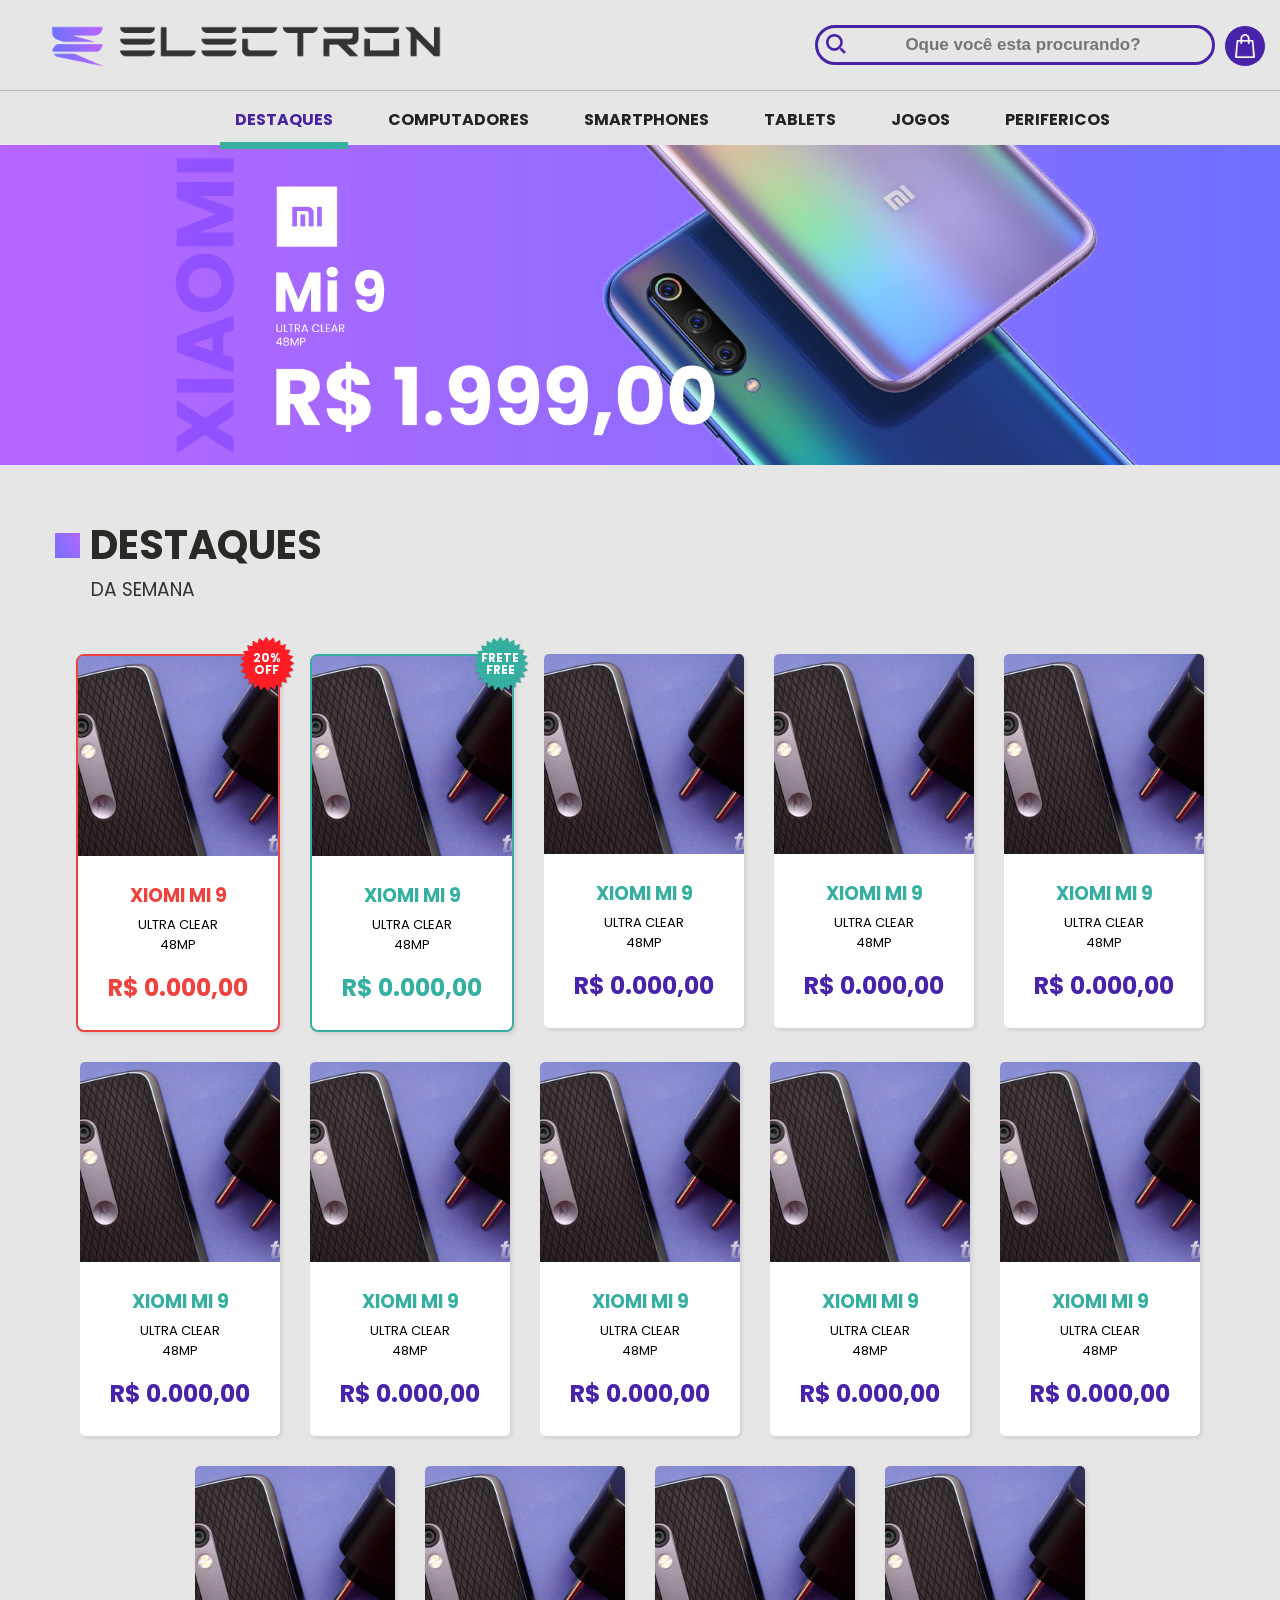
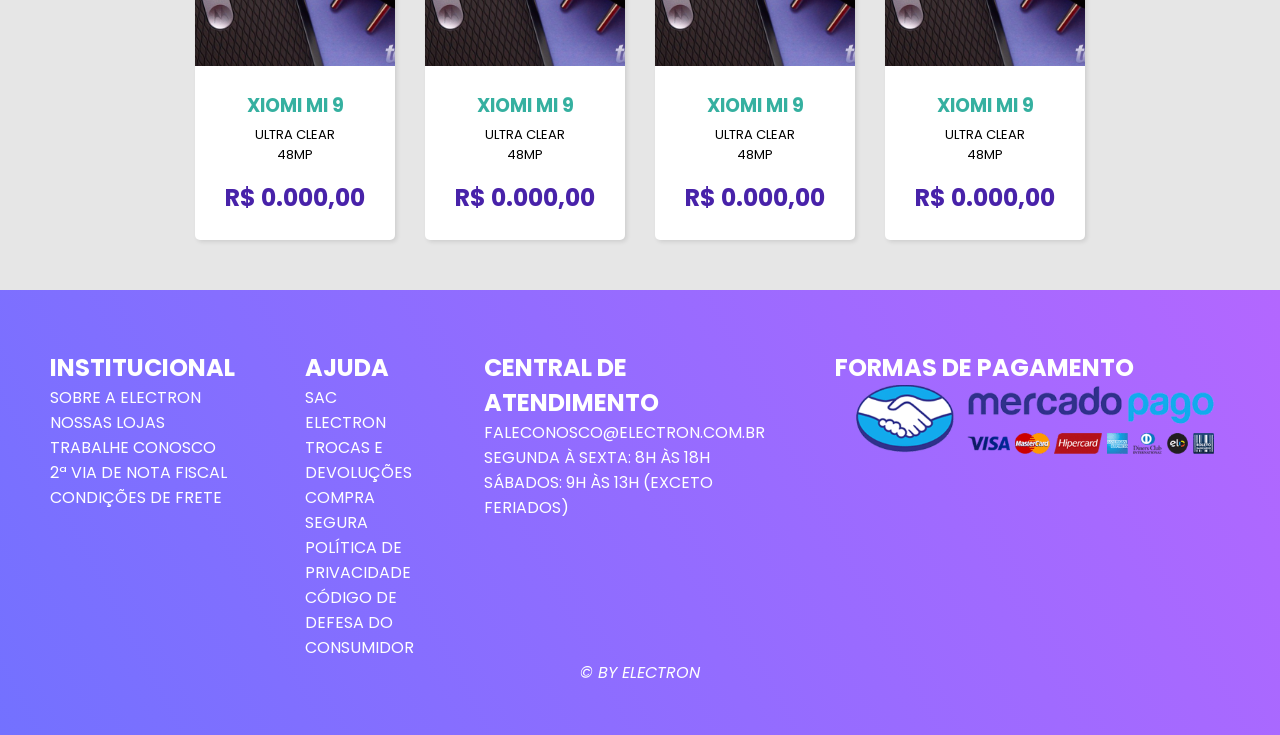
<file: index.html>
<!DOCTYPE html>
<html lang="pt">
<head>
  <meta charset="UTF-8">
  <meta name="viewport" content="width=device-width, initial-scale=1.0">
  <link rel="stylesheet" href="css/global.css">
  <link rel="stylesheet" href="css/destaques.css">
  <title>Destaques</title>
</head>
<body>
  <div class="container">
    <header>

      <div class="cabecalho_box">
        <img class='logo' src="imagens/logo.png" alt="Logo Electron">
        <div class="search_box">
          <input type="search" id="search" name="search" placeholder="Oque você esta procurando?">
          <div class="carrinho" href='index.html'>
            <img class='sacola'src="imagens/car.png" alt="icone de sacola">
          </div>
        </div>
      </div>

      <nav class="menu_box">
        <ul class="categorias">
          <a class="menu_option_active" href="index.html">DESTAQUES</a>
          <a class="menu_option" href="mobile.html">COMPUTADORES</li>
          <a class="menu_option" href="mobile.html">SMARTPHONES</a>
          <a class="menu_option" href="mobile.html">TABLETS</a>
          <a class="menu_option" href="mobile.html">JOGOS</a>
          <a class="menu_option" href="mobile.html">PERIFERICOS</a>
        </ul>
      </nav>

    </header>

    <main>

      <div class="banner_slide">
        <img class='banner_selected' src="imagens/banner.png" alt="banner de promoção destaque">
        <img src="imagens/banner2.png" alt="banner de promoção destaque">
        <img src="imagens/banner3.png" alt="banner de promoção destaque">
      </div>
      
      <div class="pag_principal">

          <div class="topico_box">        
            <div class="topico_titulo">
              <div class="topico_quadrado"></div>
              <h1 class="topico">DESTAQUES</h1>
            </div>
              <h3 class="subtopico">DA SEMANA</h3>
          </div>


          <div class='produtos_container'>

            <a class='vitrine_box_full' href="produto.html">
              <div class="vitrine_box_promo">
                <div class="vitrine_image"></div>
                <div class="vitrine">
                  <h3>XIOMI MI 9</h3>
                  <p class="vitrine_descrição">ULTRA CLEAR <br>48MP</p>
                  <h2>R$ 0.000,00</h2>
                </div>
              </div>
              <div class='promo_selo_promo'>
                <p>20%<br>OFF</p>
              </div>
            </a>
            
            <a class='vitrine_box_full' href="produto.html">
              <div class="vitrine_box_frete">
                <div class="vitrine_image"></div>
                <div class="vitrine">
                  <h3>XIOMI MI 9</h3>
                  <p class="vitrine_descrição">ULTRA CLEAR <br>48MP</p>
                  <h2>R$ 0.000,00</h2>
                </div>
              </div>
              <div class='promo_selo_frete'>
                <p>FRETE<br>FREE</p>
              </div>
            </a>
           
            <a href="produto.html">
              <div class="vitrine_box">
                <div class="vitrine_image"></div>
                <div class="vitrine">
                  <h3 class="vitrine_titulo">XIOMI MI 9</h3>
                  <p class="vitrine_descrição">ULTRA CLEAR <br>48MP</p>
                  <h2 class="vitrine_preço">R$ 0.000,00</h2>
                </div>
              </div>
            </a>
            
            <a href="produto.html">
              <div class="vitrine_box">
                <div class="vitrine_image"></div>
                <div class="vitrine">
                  <h3 class="vitrine_titulo">XIOMI MI 9</h3>
                  <p class="vitrine_descrição">ULTRA CLEAR <br>48MP</p>
                  <h2 class="vitrine_preço">R$ 0.000,00</h2>
                </div>
              </div>
            </a>

            <a href="produto.html">
              <div class="vitrine_box">
                <div class="vitrine_image"></div>
                <div class="vitrine">
                  <h3 class="vitrine_titulo">XIOMI MI 9</h3>
                  <p class="vitrine_descrição">ULTRA CLEAR <br>48MP</p>
                  <h2 class="vitrine_preço">R$ 0.000,00</h2>
                </div>
              </div>
            </a>

            <a href="produto.html">
              <div class="vitrine_box">
                <div class="vitrine_image"></div>
                <div class="vitrine">
                  <h3 class="vitrine_titulo">XIOMI MI 9</h3>
                  <p class="vitrine_descrição">ULTRA CLEAR <br>48MP</p>
                  <h2 class="vitrine_preço">R$ 0.000,00</h2>
                </div>
              </div>
            </a>

            
            <a href="produto.html">
              <div class="vitrine_box">
                <div class="vitrine_image"></div>
                <div class="vitrine">
                  <h3 class="vitrine_titulo">XIOMI MI 9</h3>
                  <p class="vitrine_descrição">ULTRA CLEAR <br>48MP</p>
                  <h2 class="vitrine_preço">R$ 0.000,00</h2>
                </div>
              </div>
            </a>
           
            <a href="produto.html">
              <div class="vitrine_box">
                <div class="vitrine_image"></div>
                <div class="vitrine">
                  <h3 class="vitrine_titulo">XIOMI MI 9</h3>
                  <p class="vitrine_descrição">ULTRA CLEAR <br>48MP</p>
                  <h2 class="vitrine_preço">R$ 0.000,00</h2>
                </div>
              </div>
            </a>
            
            <a href="produto.html">
              <div class="vitrine_box">
                <div class="vitrine_image"></div>
                <div class="vitrine">
                  <h3 class="vitrine_titulo">XIOMI MI 9</h3>
                  <p class="vitrine_descrição">ULTRA CLEAR <br>48MP</p>
                  <h2 class="vitrine_preço">R$ 0.000,00</h2>
                </div>
              </div>
            </a>
            
            <a href="produto.html">
              <div class="vitrine_box">
                <div class="vitrine_image"></div>
                <div class="vitrine">
                  <h3 class="vitrine_titulo">XIOMI MI 9</h3>
                  <p class="vitrine_descrição">ULTRA CLEAR <br>48MP</p>
                  <h2 class="vitrine_preço">R$ 0.000,00</h2>
                </div>
              </div>
            </a>

            <a href="produto.html">
              <div class="vitrine_box">
                <div class="vitrine_image"></div>
                <div class="vitrine">
                  <h3 class="vitrine_titulo">XIOMI MI 9</h3>
                  <p class="vitrine_descrição">ULTRA CLEAR <br>48MP</p>
                  <h2 class="vitrine_preço">R$ 0.000,00</h2>
                </div>
              </div>
            </a>

            <a href="produto.html">
              <div class="vitrine_box">
                <div class="vitrine_image"></div>
                <div class="vitrine">
                  <h3 class="vitrine_titulo">XIOMI MI 9</h3>
                  <p class="vitrine_descrição">ULTRA CLEAR <br>48MP</p>
                  <h2 class="vitrine_preço">R$ 0.000,00</h2>
                </div>
              </div>
            </a>
            
            <a href="produto.html">
              <div class="vitrine_box">
                <div class="vitrine_image"></div>
                <div class="vitrine">
                  <h3 class="vitrine_titulo">XIOMI MI 9</h3>
                  <p class="vitrine_descrição">ULTRA CLEAR <br>48MP</p>
                  <h2 class="vitrine_preço">R$ 0.000,00</h2>
                </div>
              </div>
            </a>
                 
            <a href="produto.html">
              <div class="vitrine_box">
                <div class="vitrine_image"></div>
                <div class="vitrine">
                  <h3 class="vitrine_titulo">XIOMI MI 9</h3>
                  <p class="vitrine_descrição">ULTRA CLEAR <br>48MP</p>
                  <h2 class="vitrine_preço">R$ 0.000,00</h2>
                </div>
              </div>
            </a>
                                         
          </div>

      </div>

    </main>

    <footer class="rodape_box">

      <div  class="rodape">
        <div class="box_info">
          <h2>INSTITUCIONAL</h2>
          <a href="sobre.html">SOBRE A ELECTRON</a><br>
          <a>NOSSAS LOJAS</a><br>
          <a>TRABALHE CONOSCO</a><br>
          <a>2ª VIA DE NOTA FISCAL</a><br>
          <a>CONDIÇÕES DE FRETE</a>
        </div>

        <div class="box_infor">
          <h2>AJUDA</h2>
          <a href="contato.html">SAC ELECTRON</a><br>
          <a>TROCAS E DEVOLUÇÕES</a><br>
          <a>COMPRA SEGURA</a><br>
          <a>POLÍTICA DE PRIVACIDADE</a><br>
          <a>CÓDIGO DE DEFESA DO CONSUMIDOR</a>
        </div>

        <div class="box_infor">
          <h2>CENTRAL DE ATENDIMENTO</h2>
          <p>FALECONOSCO@ELECTRON.COM.BR</p>
          <p>SEGUNDA À SEXTA: 8H ÀS 18H</p>
          <p>SÁBADOS: 9H ÀS 13H (EXCETO FERIADOS)</p>
        </div>

        <div class="box_infor">
          <h2>FORMAS DE PAGAMENTO</h2>
          <img class='mercado_pago' src="imagens/mercado-pago-logo.png" alt="Formas de pagamento">
        </div>

        <div class="box_infor">
          <h2>REDES SOCIAIS</h2>
          <div class="redes">
            <img class="social_icones" src="imagens/facebook.png" alt="facebook">
            <img class="social_icones" src="imagens/twitter.png" alt="twitter">
            <img class="social_icones" src="imagens/instagram.png" alt="instagram">

          </div>
        </div>
      </div>
      <p class="copy">© BY ELECTRON</p>

    </footer>

  </div>

  <script src="script.js"></script>

</body>
</html>
</file>
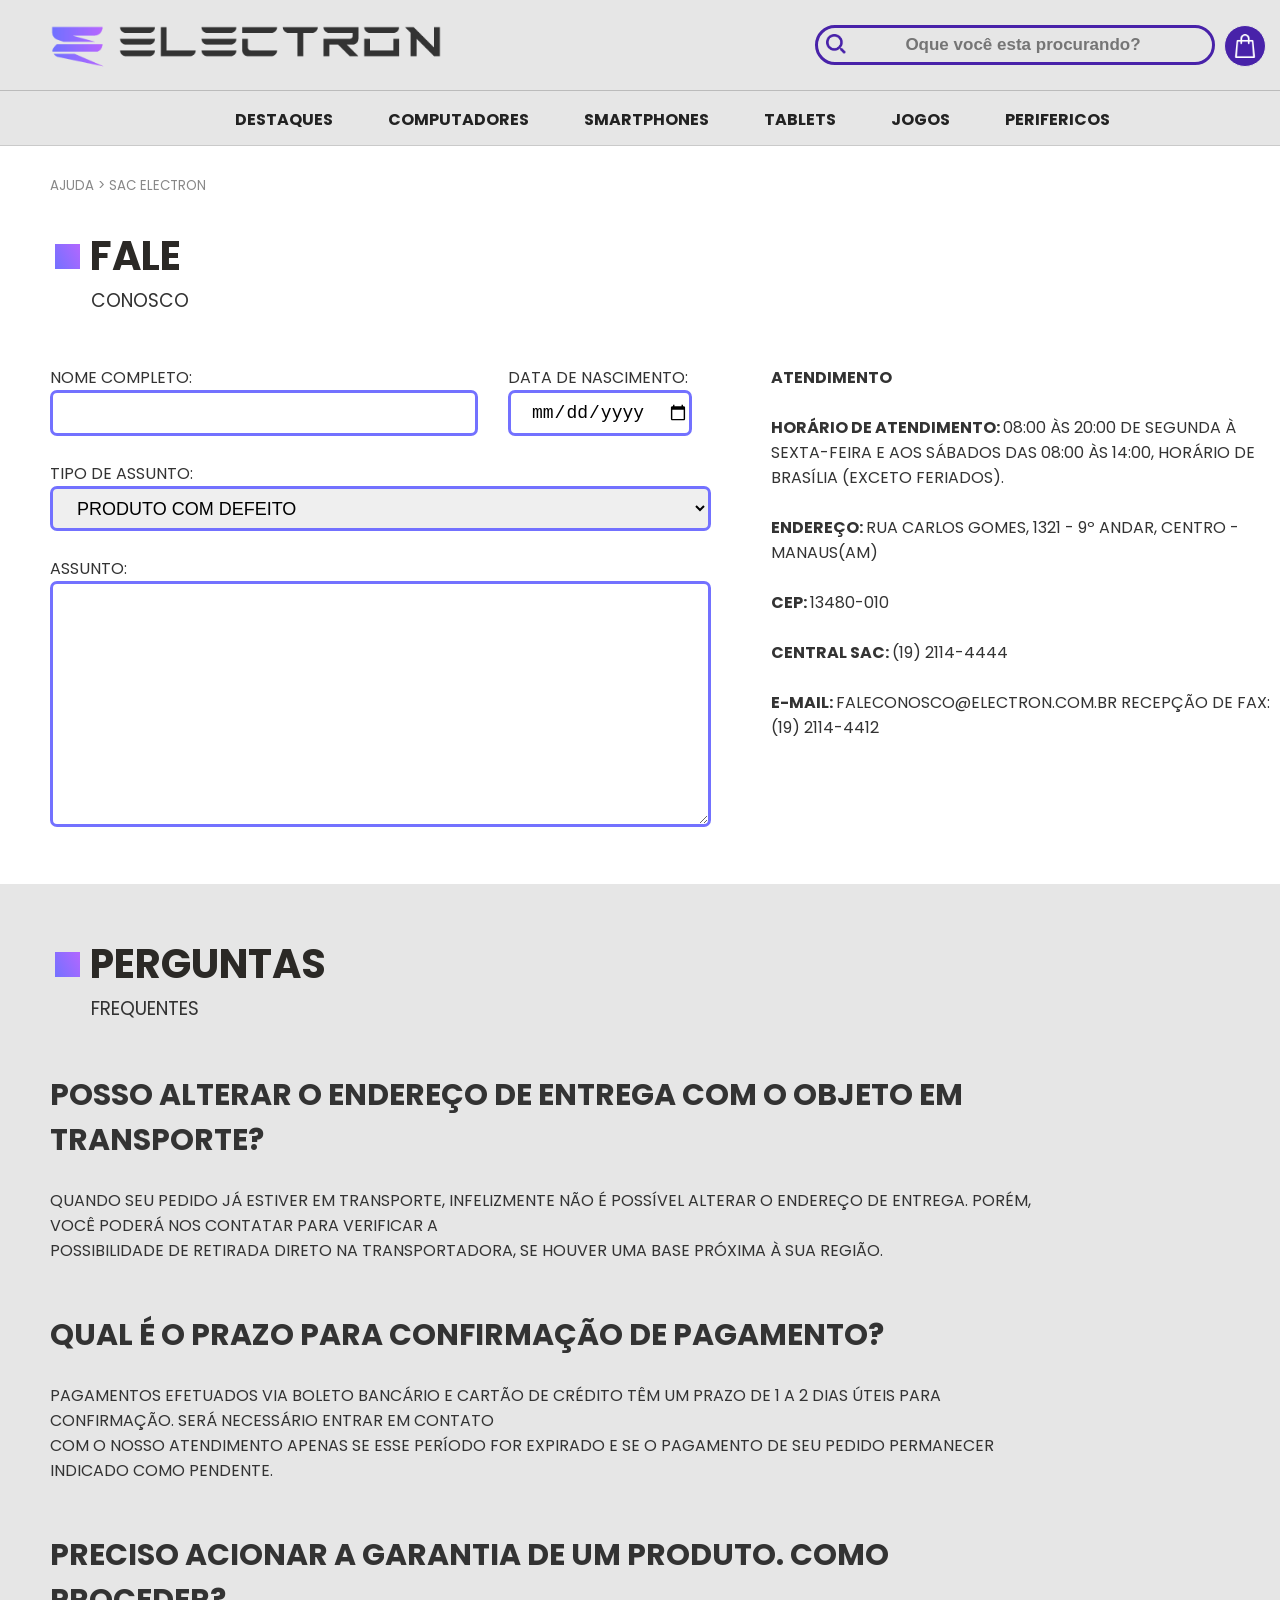
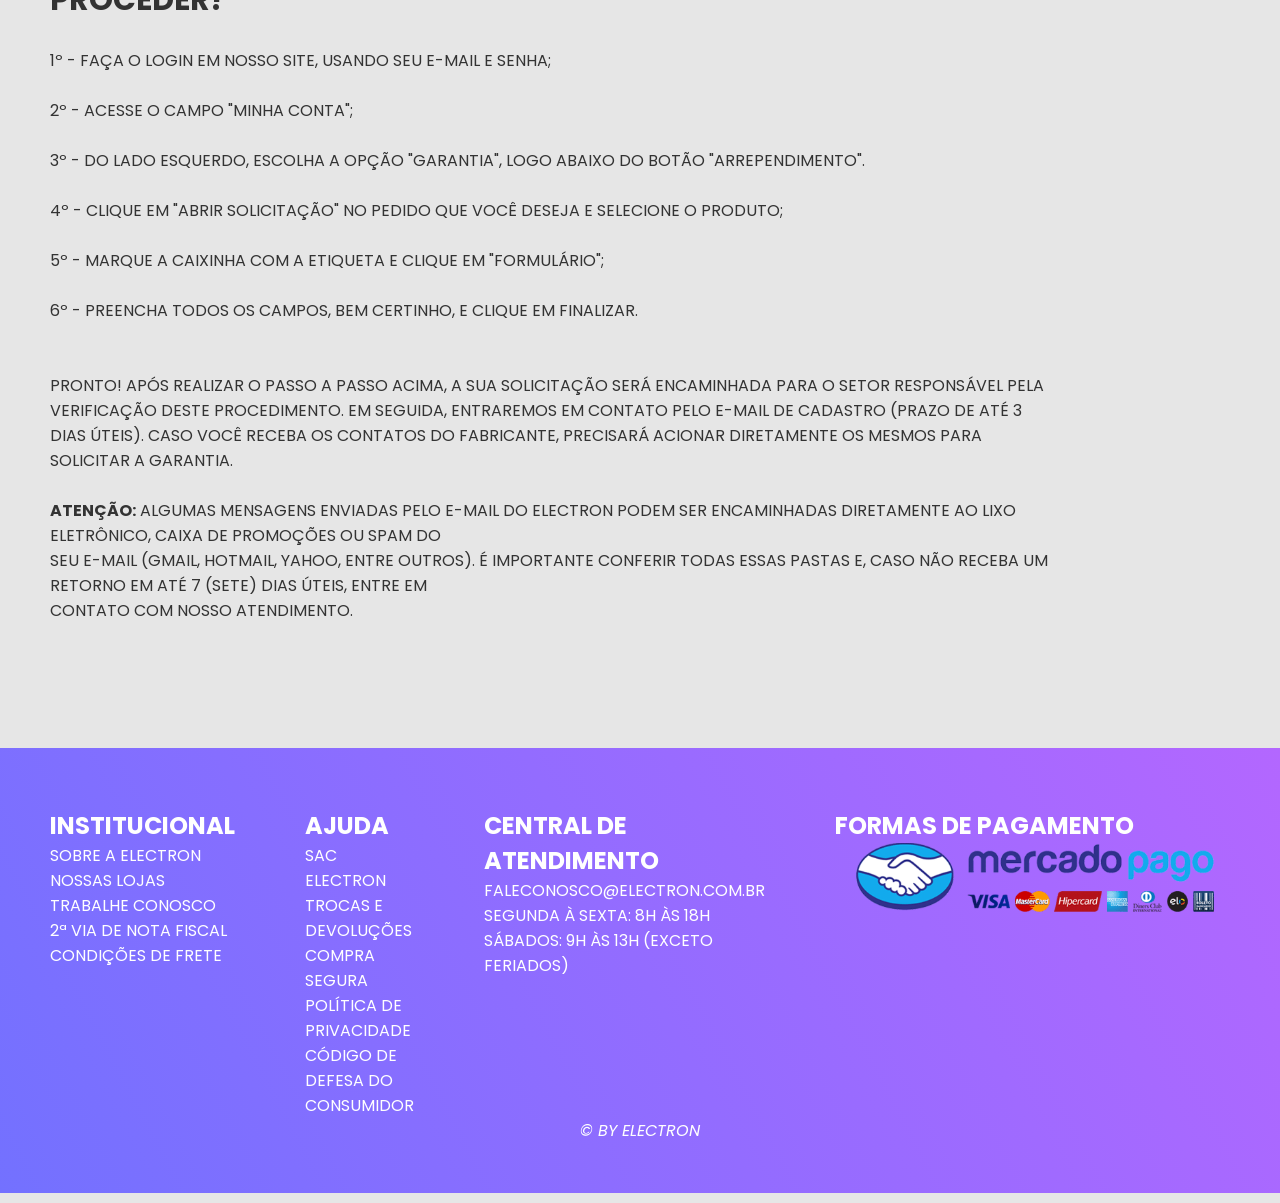
<file: contato.html>
<!DOCTYPE html>
<html lang="pt">
<head>
  <meta charset="UTF-8">
  <meta name="viewport" content="width=device-width, initial-scale=1.0">
  <link rel="stylesheet" href="css/global.css">
  <link rel="stylesheet" href="css/contato.css">
  <title>Fale conosco</title>
</head>
<body>
  <div class="container">
    <header>

      <div class="cabecalho_box">
        <img class='logo' src="imagens/logo.png" alt="Logo Electron">
        <div class="search_box">
          <input type="search" id="search" name="search" placeholder="Oque você esta procurando?">
          <div class="carrinho" href='index.html'>
            <img class='sacola'src="imagens/car.png" alt="icone de sacola">
          </div>
        </div>
      </div>

      <nav class="menu_box">
        <ul class="categorias">
          <a class="menu_option" href="index.html">DESTAQUES</a>
          <a class="menu_option" href="mobile.html">COMPUTADORES</li>
          <a class="menu_option" href="mobile.html">SMARTPHONES</a>
          <a class="menu_option" href="mobile.html">TABLETS</a>
          <a class="menu_option" href="mobile.html">JOGOS</a>
          <a class="menu_option" href="mobile.html">PERIFERICOS</a>
        </ul>
      </nav>

    </header>

    <!--AREÀ DO CONTEUDO QUE VOCÊ IRA FAZER------------------------------->
    <main>

      <div class="produto_page">

        <h5 class="texto_navegação">AJUDA > SAC ELECTRON</h5>
        
        <div class="topico_box">        
          <div class="topico_titulo">
            <div class="topico_quadrado"></div>
            <h1 class="topico">FALE</h1>
          </div>
            <h3 class="subtopico">CONOSCO</h3>
        </div>
        
        <div class="contato_container">
          <div class='formulario'>

            <form>
              <div class="nome_data"> 
                <div>
                  <label for="nome">NOME COMPLETO:</label><br>
                  <input type="text" id="nome" name="nome"><br><br>
                </div>
                <div>
                  <label for="nascimento">DATA DE NASCIMENTO:</label><br>
                  <input type="date" id="nascimento" name="nascimento"><br><br>
                </div>
              </div>

              <label for="tipoAssunto">TIPO DE ASSUNTO:</label><br>
              <select id="tipoAssunto" name="tipoAssunto"><br>
                <option value="defeito">PRODUTO COM DEFEITO</option>
                <option value="devolução">DEVOLUÇÃO</option>
                <option value="reclamacoes">RECLAMAÇÕES</option>
                <option value="audi">TROCAR PRODUTO NA GARANTIA</option>
              </select><br><br>

              <label for="assunto">ASSUNTO:</label><br>
              <textarea id="assunto" name="assunto" rows="10" cols="50"></textarea>
            </form>

          </div>

          <div class="atendimento_box">
            <strong>ATENDIMENTO</strong> <br> <br>
            <strong> HORÁRIO DE ATENDIMENTO: </strong> 08:00 ÀS 20:00 DE SEGUNDA À SEXTA-FEIRA E AOS SÁBADOS DAS 08:00 ÀS 14:00, HORÁRIO DE BRASÍLIA (EXCETO FERIADOS).</h3> <br> <br>
            <strong>ENDEREÇO: </strong>RUA CARLOS GOMES, 1321 - 9º ANDAR, CENTRO - MANAUS(AM) <br><br>
            <strong>CEP: </strong>  13480-010 <br><br>
            <strong>CENTRAL SAC: </strong>  (19) 2114-4444 <br><br>
            <strong>E-MAIL: </strong>  FALECONOSCO@ELECTRON.COM.BR RECEPÇÃO DE FAX: (19) 2114-4412 <br><br>
          </div>
        </div>

      </div> 

      <div class="recomendacoes">
        
        <div class="topico_box">        
          <div class="topico_titulo">
            <div class="topico_quadrado"></div>
            <h1 class="topico">PERGUNTAS</h1>
          </div>
            <h3 class="subtopico">FREQUENTES</h3>
        </div>

        <div class="perguntas">
          
          <strong class="duvidas_titulo">POSSO ALTERAR O ENDEREÇO DE ENTREGA COM O OBJETO EM TRANSPORTE?</strong> <br> <br>
          <p> QUANDO SEU PEDIDO JÁ ESTIVER EM TRANSPORTE, INFELIZMENTE NÃO É POSSÍVEL ALTERAR O ENDEREÇO DE ENTREGA. PORÉM, VOCÊ PODERÁ NOS CONTATAR PARA VERIFICAR A <br>
          POSSIBILIDADE DE RETIRADA DIRETO NA TRANSPORTADORA, SE HOUVER UMA BASE PRÓXIMA À SUA REGIÃO.</p> <br> <br>

          <strong class="duvidas_titulo">QUAL É O PRAZO PARA CONFIRMAÇÃO DE PAGAMENTO?</strong> <br><br>
          <p>PAGAMENTOS EFETUADOS VIA BOLETO BANCÁRIO E CARTÃO DE CRÉDITO TÊM UM PRAZO DE 1 A 2 DIAS ÚTEIS PARA CONFIRMAÇÃO. SERÁ NECESSÁRIO ENTRAR EM CONTATO <br>
          COM O NOSSO ATENDIMENTO APENAS SE ESSE PERÍODO FOR EXPIRADO E SE O PAGAMENTO DE SEU PEDIDO PERMANECER INDICADO COMO PENDENTE.</p> <br> <br>
          
          <strong class="duvidas_titulo">PRECISO ACIONAR A GARANTIA DE UM PRODUTO. COMO PROCEDER?</strong> <br> <br>
          <p>1º - FAÇA O LOGIN EM NOSSO SITE, USANDO SEU E-MAIL E SENHA;<br> <br>
          2º - ACESSE O CAMPO "MINHA CONTA";<br> <br>
          3º - DO LADO ESQUERDO, ESCOLHA A OPÇÃO "GARANTIA", LOGO ABAIXO DO BOTÃO "ARREPENDIMENTO".<br> <br>
          4º - CLIQUE EM "ABRIR SOLICITAÇÃO" NO PEDIDO QUE VOCÊ DESEJA E SELECIONE O PRODUTO;<br> <br>
          5º - MARQUE A CAIXINHA COM A ETIQUETA E CLIQUE EM "FORMULÁRIO";<br> <br>
          6º - PREENCHA TODOS OS CAMPOS, BEM CERTINHO, E CLIQUE EM FINALIZAR.</p><br> <br>

          <p>PRONTO! APÓS REALIZAR O PASSO A PASSO ACIMA, A SUA SOLICITAÇÃO SERÁ ENCAMINHADA PARA O SETOR RESPONSÁVEL PELA VERIFICAÇÃO DESTE PROCEDIMENTO. EM SEGUIDA, ENTRAREMOS EM CONTATO PELO E-MAIL DE CADASTRO (PRAZO DE ATÉ 3 DIAS ÚTEIS). CASO VOCÊ RECEBA OS CONTATOS DO FABRICANTE, PRECISARÁ ACIONAR DIRETAMENTE OS MESMOS PARA SOLICITAR A GARANTIA.<br> <br>
          <strong>ATENÇÃO:</strong> ALGUMAS MENSAGENS ENVIADAS PELO E-MAIL DO ELECTRON PODEM SER ENCAMINHADAS DIRETAMENTE AO LIXO ELETRÔNICO, CAIXA DE PROMOÇÕES OU SPAM DO<br>
          SEU E-MAIL (GMAIL, HOTMAIL, YAHOO, ENTRE OUTROS). É IMPORTANTE CONFERIR TODAS ESSAS PASTAS E, CASO NÃO RECEBA UM RETORNO EM ATÉ 7 (SETE) DIAS ÚTEIS, ENTRE EM<br>
          CONTATO COM NOSSO ATENDIMENTO.</p><br> <br> <br>
        
        </div>
      </div>  

    </main>
    <!-------------------------------------------------------------------->
     
    <footer class="rodape_box">
      <div  class="rodape">
        <div class="box_info">
          <h2>INSTITUCIONAL</h2>
          <a href="sobre.html">SOBRE A ELECTRON</a><br>
          <a>NOSSAS LOJAS</a><br>
          <a>TRABALHE CONOSCO</a><br>
          <a>2ª VIA DE NOTA FISCAL</a><br>
          <a>CONDIÇÕES DE FRETE</a>
        </div>

        <div class="box_infor">
          <h2>AJUDA</h2>
          <a href="contato.html">SAC ELECTRON</a><br>
          <a>TROCAS E DEVOLUÇÕES</a><br>
          <a>COMPRA SEGURA</a><br>
          <a>POLÍTICA DE PRIVACIDADE</a><br>
          <a>CÓDIGO DE DEFESA DO CONSUMIDOR</a>
        </div>

        <div class="box_infor">
          <h2>CENTRAL DE ATENDIMENTO</h2>
          <p>FALECONOSCO@ELECTRON.COM.BR</p>
          <p>SEGUNDA À SEXTA: 8H ÀS 18H</p>
          <p>SÁBADOS: 9H ÀS 13H (EXCETO FERIADOS)</p>
        </div>

        <div class="box_infor">
          <h2>FORMAS DE PAGAMENTO</h2>
          <img class='mercado_pago' src="imagens/mercado-pago-logo.png" alt="Formas de pagamento">
        </div>

        <div class="box_infor">
          <h2>REDES SOCIAIS</h2>
          <div class="redes">
            <img class="social_icones" src="imagens/facebook.png" alt="facebook">
            <img class="social_icones" src="imagens/twitter.png" alt="twitter">
            <img class="social_icones" src="imagens/instagram.png" alt="instagram">

          </div>
        </div>
      </div>
      <p class="copy">© BY ELECTRON</p>
    </footer>
  </div>
</body>
</html>
</file>
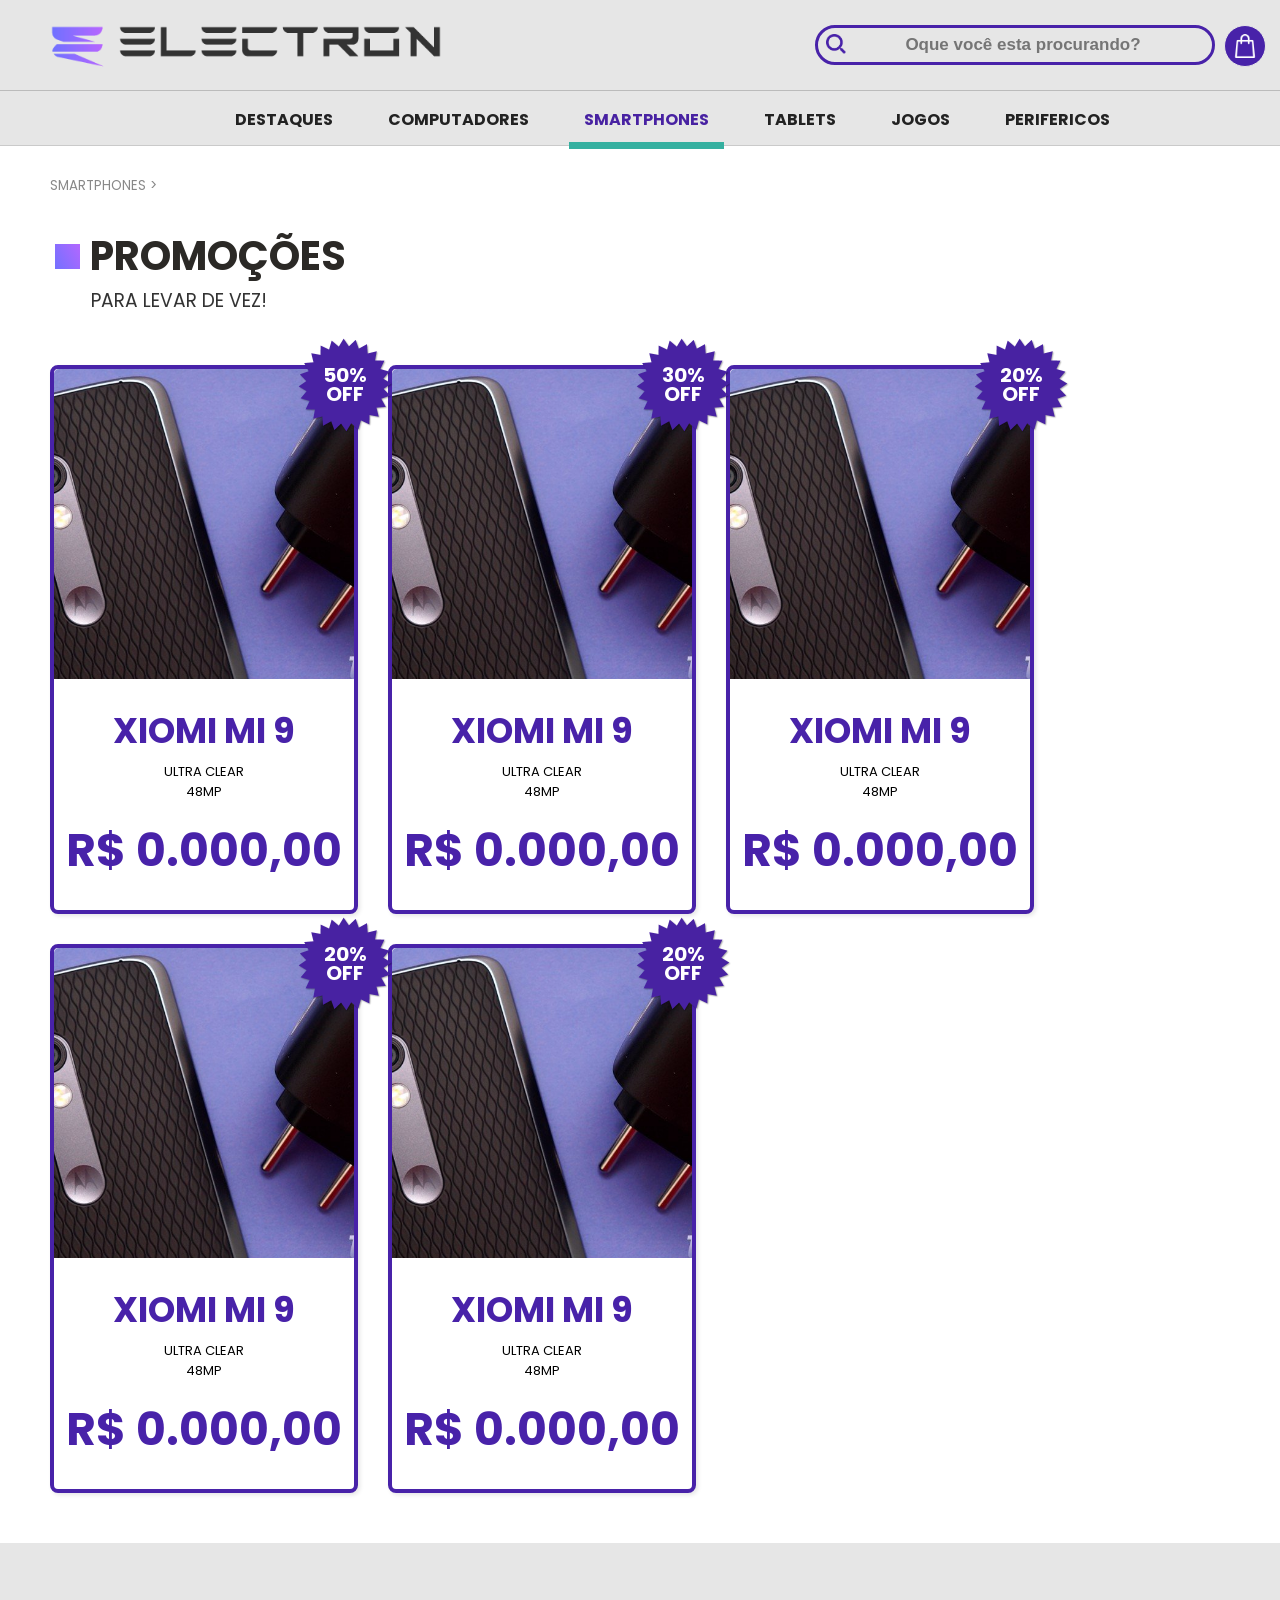
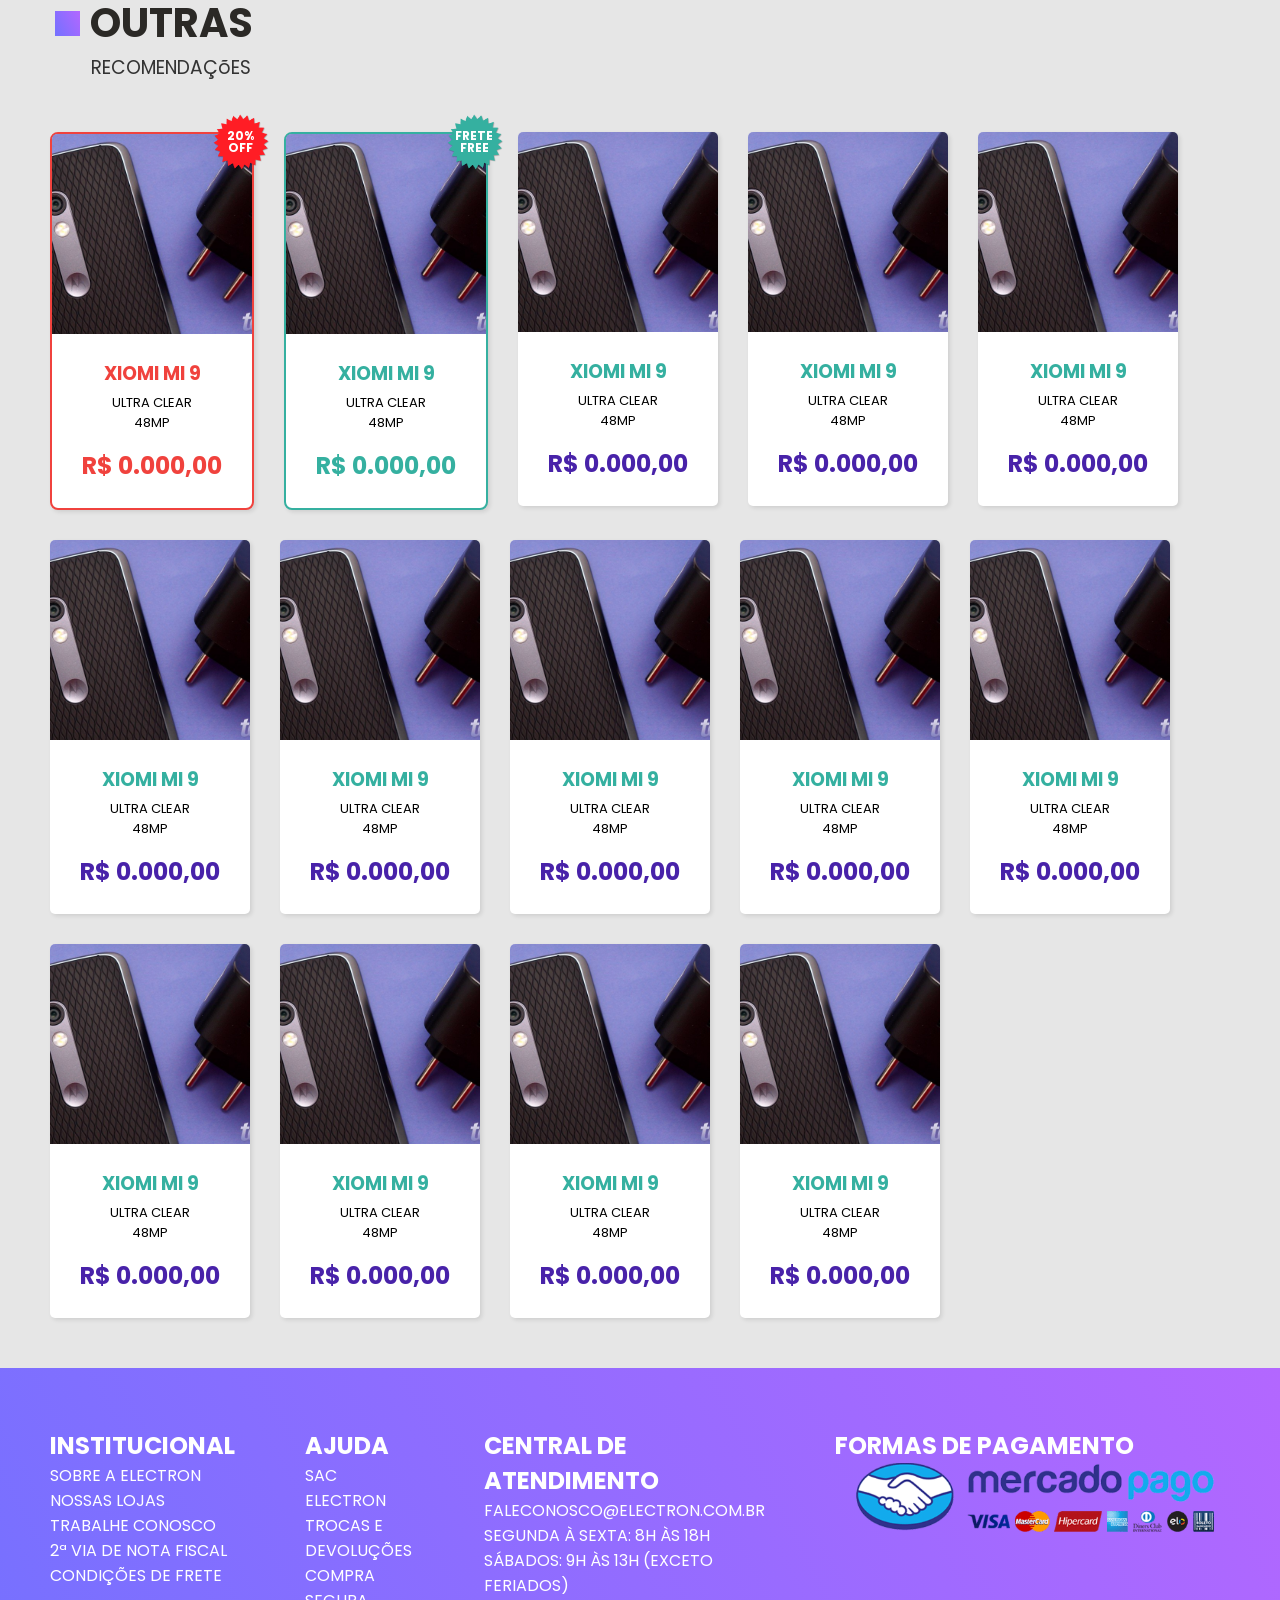
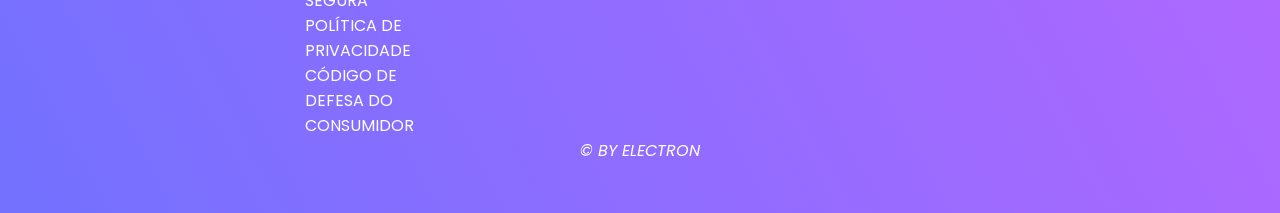
<file: mobile.html>
<!DOCTYPE html>
<html lang="pt">
<head>
  <meta charset="UTF-8">
  <meta name="viewport" content="width=device-width, initial-scale=1.0">
  <link rel="stylesheet" href="css/global.css">
  <link rel="stylesheet" href="css/mobile.css">
  <title>Mobile</title>
</head>
<body>
  <div class="container">
    <header>

      <div class="cabecalho_box">
        <img class='logo' src="imagens/logo.png" alt="Logo Electron">
        <div class="search_box">
          <input type="search" id="search" name="search" placeholder="Oque você esta procurando?">
          <div class="carrinho" href='index.html'>
            <img class='sacola'src="imagens/car.png" alt="icone de sacola">
          </div>
        </div>
      </div>

      <nav class="menu_box">
        <ul class="categorias">
          <a class="menu_option" href="index.html">DESTAQUES</a>
          <a class="menu_option" href="mobile.html">COMPUTADORES</li>
          <a class="menu_option_active" href="mobile.html">SMARTPHONES</a>
          <a class="menu_option" href="mobile.html">TABLETS</a>
          <a class="menu_option" href="mobile.html">JOGOS</a>
          <a class="menu_option" href="mobile.html">PERIFERICOS</a>
        </ul>
      </nav>

    </header>

    <!--AREÀ DO CONTEUDO QUE VOCÊ IRA FAZER------------------------------->
    <main>

      <div class="produto_page">

        <div class="view_page">
          <h5 class="texto_navegação">SMARTPHONES ></h5>
          <div class="topico_box">        
            <div class="topico_titulo">
              <div class="topico_quadrado"></div>
              <h1 class="topico">PROMOÇÕES</h1>
            </div>
              <h3 class="subtopico">PARA LEVAR DE VEZ!</h3>
          </div>
        </div>

        <div class='produtos_container'>

          <a class='vitrine_box_full' href="produto.html">
            <div class='promo_selo_destaque'>
              <p>50%<br>OFF</p>
            </div>
            <div class="vitrine_box_destaque">
              <div class="vitrine_image_destaque"></div>
              <div class="vitrine">
                <h3>XIOMI MI 9</h3>
                <p class="vitrine_descrição">ULTRA CLEAR <br>48MP</p>
                <h2>R$ 0.000,00</h2>
              </div>
            </div>      
          </a>
          
          <a class='vitrine_box_full' href="produto.html">
            <div class='promo_selo_destaque'>
              <p>30%<br>OFF</p>
            </div>
            <div class="vitrine_box_destaque">
              <div class="vitrine_image_destaque"></div>
              <div class="vitrine">
                <h3>XIOMI MI 9</h3>
                <p class="vitrine_descrição">ULTRA CLEAR <br>48MP</p>
                <h2>R$ 0.000,00</h2>
              </div>
            </div>      
          </a>

          <a class='vitrine_box_full' href="produto.html">
            <div class='promo_selo_destaque'>
              <p>20%<br>OFF</p>
            </div>
            <div class="vitrine_box_destaque">
              <div class="vitrine_image_destaque"></div>
              <div class="vitrine">
                <h3>XIOMI MI 9</h3>
                <p class="vitrine_descrição">ULTRA CLEAR <br>48MP</p>
                <h2>R$ 0.000,00</h2>
              </div>
            </div>      
          </a>

           <a class='vitrine_box_full' href="produto.html">
            <div class='promo_selo_destaque'>
              <p>20%<br>OFF</p>
            </div>
            <div class="vitrine_box_destaque">
              <div class="vitrine_image_destaque"></div>
              <div class="vitrine">
                <h3>XIOMI MI 9</h3>
                <p class="vitrine_descrição">ULTRA CLEAR <br>48MP</p>
                <h2>R$ 0.000,00</h2>
              </div>
            </div>      
          </a>

          <a class='vitrine_box_full' href="produto.html">
            <div class='promo_selo_destaque'>
              <p>20%<br>OFF</p>
            </div>
            <div class="vitrine_box_destaque">
              <div class="vitrine_image_destaque"></div>
              <div class="vitrine">
                <h3>XIOMI MI 9</h3>
                <p class="vitrine_descrição">ULTRA CLEAR <br>48MP</p>
                <h2>R$ 0.000,00</h2>
              </div>
            </div>      
          </a>

        </div>

      </div>
      
      <div class="recomendacoes">

        <div class="topico_box">        
          <div class="topico_titulo">
            <div class="topico_quadrado"></div>
            <h1 class="topico">OUTRAS</h1>
          </div>
            <h3 class="subtopico">RECOMENDAÇõES</h3>
        </div>

        <div class='produtos_container'>

          <a class='vitrine_box_full' href="produto.html">
            <div class="vitrine_box_promo">
              <div class="vitrine_image"></div>
              <div class="vitrine">
                <h3>XIOMI MI 9</h3>
                <p class="vitrine_descrição">ULTRA CLEAR <br>48MP</p>
                <h2>R$ 0.000,00</h2>
              </div>
            </div>
            <div class='promo_selo_promo'>
              <p>20%<br>OFF</p>
            </div>
          </a>
          
          <a class='vitrine_box_full' href="produto.html">
            <div class="vitrine_box_frete">
              <div class="vitrine_image"></div>
              <div class="vitrine">
                <h3>XIOMI MI 9</h3>
                <p class="vitrine_descrição">ULTRA CLEAR <br>48MP</p>
                <h2>R$ 0.000,00</h2>
              </div>
            </div>
            <div class='promo_selo_frete'>
              <p>FRETE<br>FREE</p>
            </div>
          </a>
         
          <a href="produto.html">
            <div class="vitrine_box">
              <div class="vitrine_image"></div>
              <div class="vitrine">
                <h3 class="vitrine_titulo">XIOMI MI 9</h3>
                <p class="vitrine_descrição">ULTRA CLEAR <br>48MP</p>
                <h2 class="vitrine_preço">R$ 0.000,00</h2>
              </div>
            </div>
          </a>
          
          <a href="produto.html">
            <div class="vitrine_box">
              <div class="vitrine_image"></div>
              <div class="vitrine">
                <h3 class="vitrine_titulo">XIOMI MI 9</h3>
                <p class="vitrine_descrição">ULTRA CLEAR <br>48MP</p>
                <h2 class="vitrine_preço">R$ 0.000,00</h2>
              </div>
            </div>
          </a>

          <a href="produto.html">
            <div class="vitrine_box">
              <div class="vitrine_image"></div>
              <div class="vitrine">
                <h3 class="vitrine_titulo">XIOMI MI 9</h3>
                <p class="vitrine_descrição">ULTRA CLEAR <br>48MP</p>
                <h2 class="vitrine_preço">R$ 0.000,00</h2>
              </div>
            </div>
          </a>

          <a href="produto.html">
            <div class="vitrine_box">
              <div class="vitrine_image"></div>
              <div class="vitrine">
                <h3 class="vitrine_titulo">XIOMI MI 9</h3>
                <p class="vitrine_descrição">ULTRA CLEAR <br>48MP</p>
                <h2 class="vitrine_preço">R$ 0.000,00</h2>
              </div>
            </div>
          </a>

          
          <a href="produto.html">
            <div class="vitrine_box">
              <div class="vitrine_image"></div>
              <div class="vitrine">
                <h3 class="vitrine_titulo">XIOMI MI 9</h3>
                <p class="vitrine_descrição">ULTRA CLEAR <br>48MP</p>
                <h2 class="vitrine_preço">R$ 0.000,00</h2>
              </div>
            </div>
          </a>
         
          <a href="produto.html">
            <div class="vitrine_box">
              <div class="vitrine_image"></div>
              <div class="vitrine">
                <h3 class="vitrine_titulo">XIOMI MI 9</h3>
                <p class="vitrine_descrição">ULTRA CLEAR <br>48MP</p>
                <h2 class="vitrine_preço">R$ 0.000,00</h2>
              </div>
            </div>
          </a>
          
          <a href="produto.html">
            <div class="vitrine_box">
              <div class="vitrine_image"></div>
              <div class="vitrine">
                <h3 class="vitrine_titulo">XIOMI MI 9</h3>
                <p class="vitrine_descrição">ULTRA CLEAR <br>48MP</p>
                <h2 class="vitrine_preço">R$ 0.000,00</h2>
              </div>
            </div>
          </a>
          
          <a href="produto.html">
            <div class="vitrine_box">
              <div class="vitrine_image"></div>
              <div class="vitrine">
                <h3 class="vitrine_titulo">XIOMI MI 9</h3>
                <p class="vitrine_descrição">ULTRA CLEAR <br>48MP</p>
                <h2 class="vitrine_preço">R$ 0.000,00</h2>
              </div>
            </div>
          </a>

          <a href="produto.html">
            <div class="vitrine_box">
              <div class="vitrine_image"></div>
              <div class="vitrine">
                <h3 class="vitrine_titulo">XIOMI MI 9</h3>
                <p class="vitrine_descrição">ULTRA CLEAR <br>48MP</p>
                <h2 class="vitrine_preço">R$ 0.000,00</h2>
              </div>
            </div>
          </a>

          <a href="produto.html">
            <div class="vitrine_box">
              <div class="vitrine_image"></div>
              <div class="vitrine">
                <h3 class="vitrine_titulo">XIOMI MI 9</h3>
                <p class="vitrine_descrição">ULTRA CLEAR <br>48MP</p>
                <h2 class="vitrine_preço">R$ 0.000,00</h2>
              </div>
            </div>
          </a>
          
          <a href="produto.html">
            <div class="vitrine_box">
              <div class="vitrine_image"></div>
              <div class="vitrine">
                <h3 class="vitrine_titulo">XIOMI MI 9</h3>
                <p class="vitrine_descrição">ULTRA CLEAR <br>48MP</p>
                <h2 class="vitrine_preço">R$ 0.000,00</h2>
              </div>
            </div>
          </a>
               
          <a href="produto.html">
            <div class="vitrine_box">
              <div class="vitrine_image"></div>
              <div class="vitrine">
                <h3 class="vitrine_titulo">XIOMI MI 9</h3>
                <p class="vitrine_descrição">ULTRA CLEAR <br>48MP</p>
                <h2 class="vitrine_preço">R$ 0.000,00</h2>
              </div>
            </div>
          </a>
                                       
        </div>

      </div>

    </main>
    <!-------------------------------------------------------------------->
     
    <footer class="rodape_box">
      <div  class="rodape">
        <div class="box_info">
          <h2>INSTITUCIONAL</h2>
          <a href="sobre.html">SOBRE A ELECTRON</a><br>
          <a>NOSSAS LOJAS</a><br>
          <a>TRABALHE CONOSCO</a><br>
          <a>2ª VIA DE NOTA FISCAL</a><br>
          <a>CONDIÇÕES DE FRETE</a>
        </div>

        <div class="box_infor">
          <h2>AJUDA</h2>
          <a href="contato.html">SAC ELECTRON</a><br>
          <a>TROCAS E DEVOLUÇÕES</a><br>
          <a>COMPRA SEGURA</a><br>
          <a>POLÍTICA DE PRIVACIDADE</a><br>
          <a>CÓDIGO DE DEFESA DO CONSUMIDOR</a>
        </div>

        <div class="box_infor">
          <h2>CENTRAL DE ATENDIMENTO</h2>
          <p>FALECONOSCO@ELECTRON.COM.BR</p>
          <p>SEGUNDA À SEXTA: 8H ÀS 18H</p>
          <p>SÁBADOS: 9H ÀS 13H (EXCETO FERIADOS)</p>
        </div>

        <div class="box_infor">
          <h2>FORMAS DE PAGAMENTO</h2>
          <img class='mercado_pago' src="imagens/mercado-pago-logo.png" alt="Formas de pagamento">
        </div>

        <div class="box_infor">
          <h2>REDES SOCIAIS</h2>
          <div class="redes">
            <img class="social_icones" src="imagens/facebook.png" alt="facebook">
            <img class="social_icones" src="imagens/twitter.png" alt="twitter">
            <img class="social_icones" src="imagens/instagram.png" alt="instagram">

          </div>
        </div>
      </div>
      <p class="copy">© BY ELECTRON</p>
    </footer>
  </div>
</body>
</html>
</file>
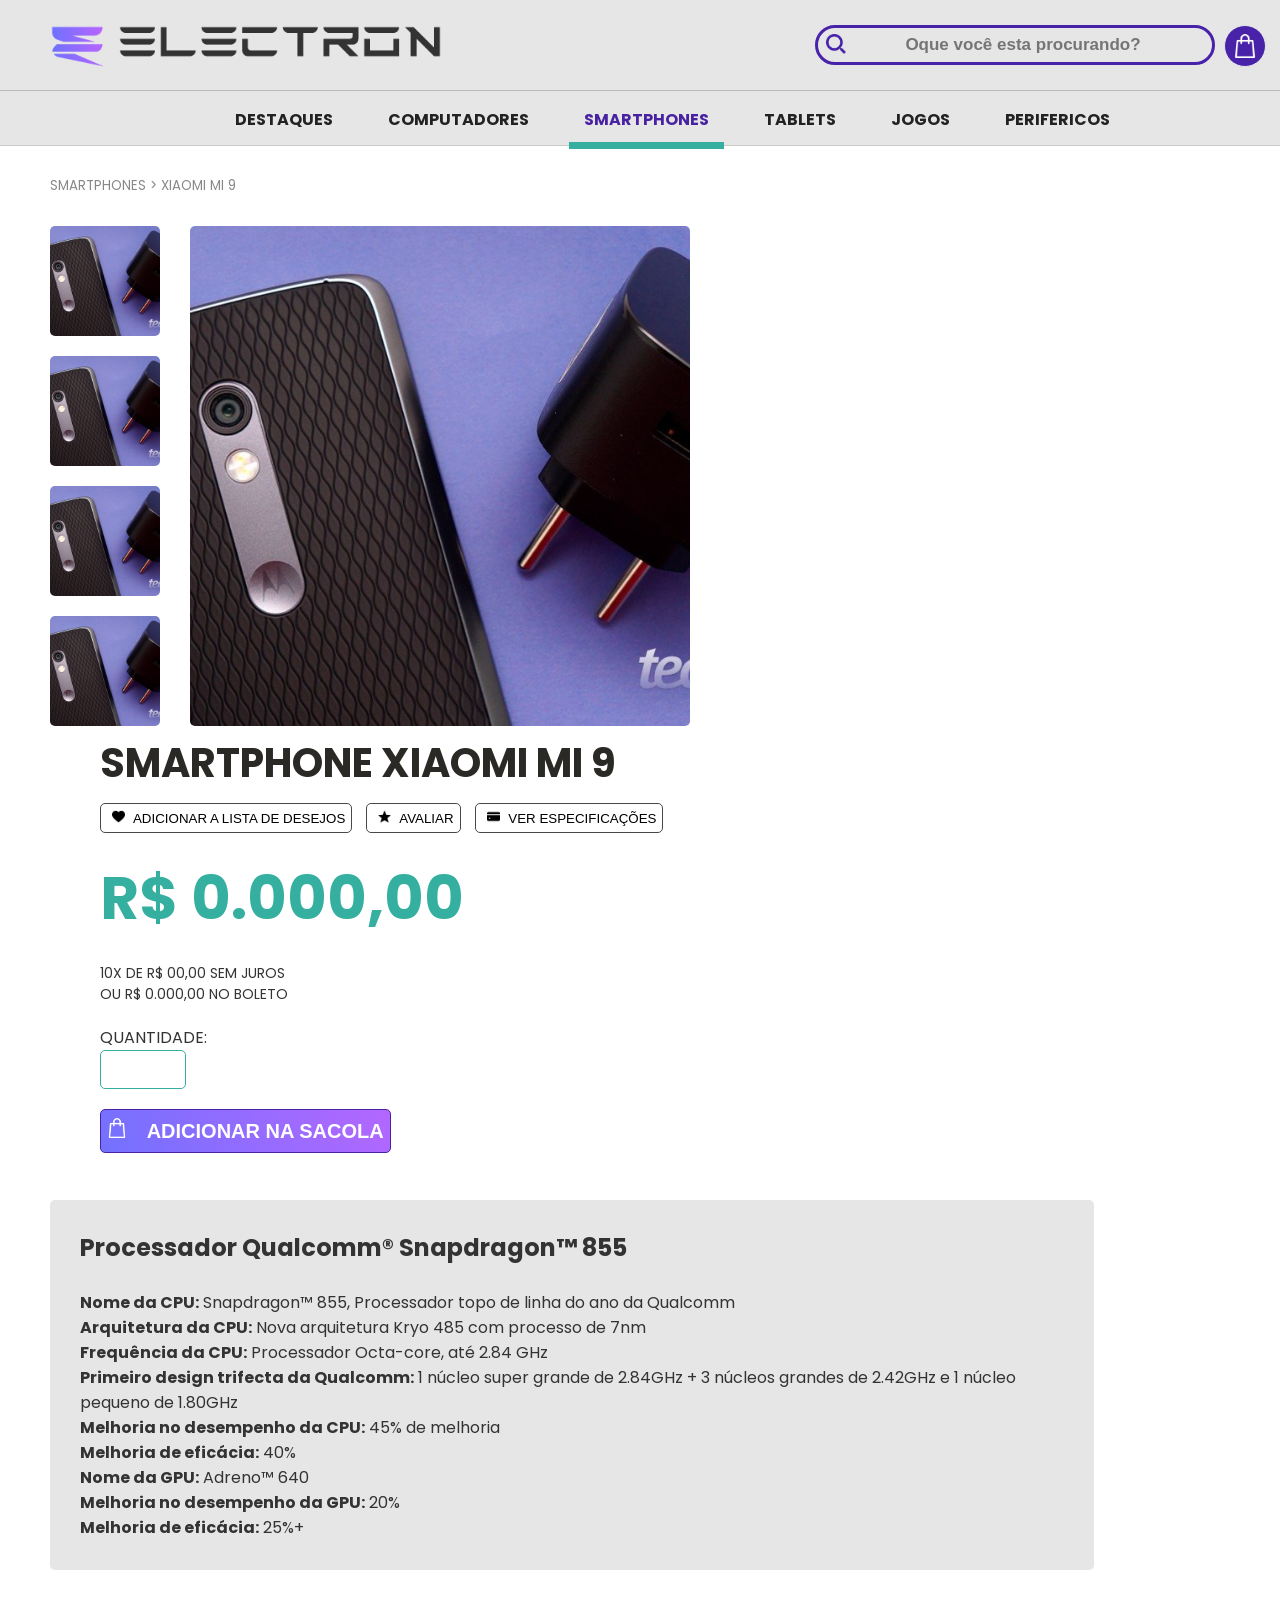
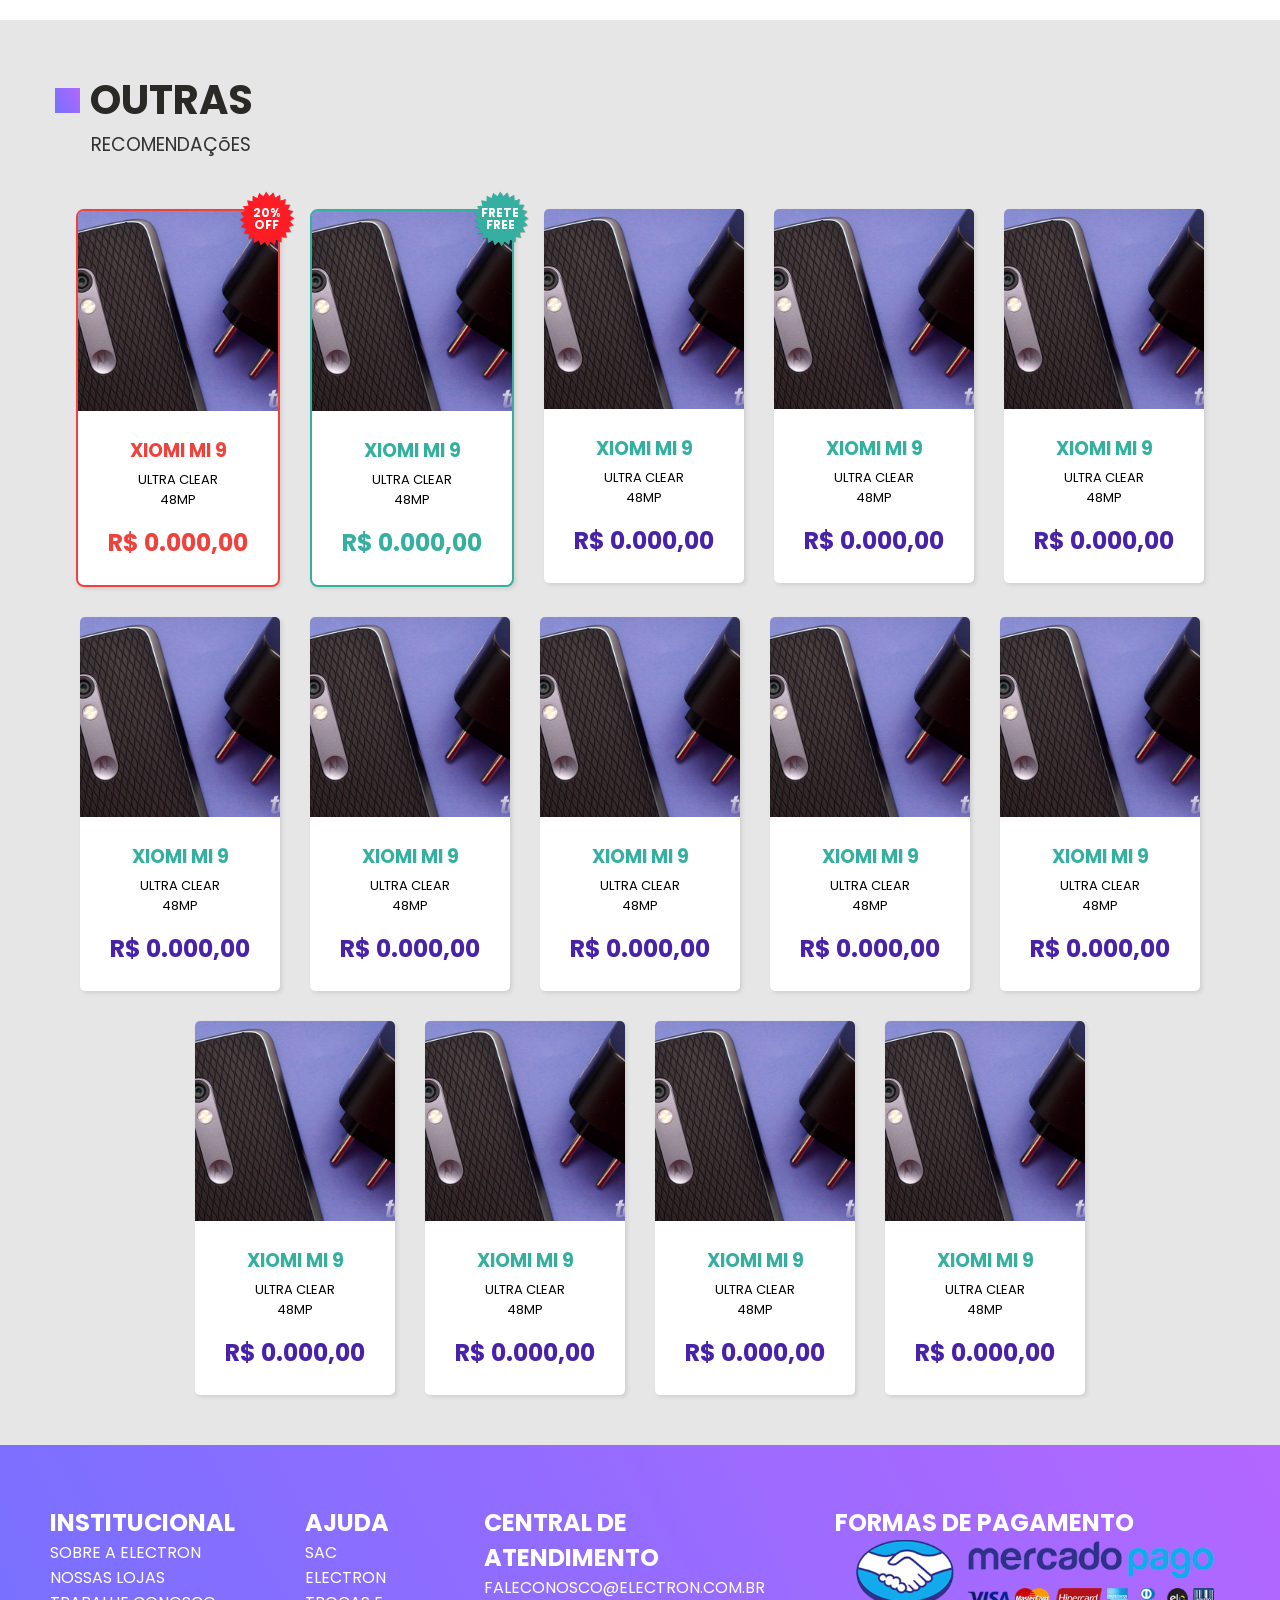
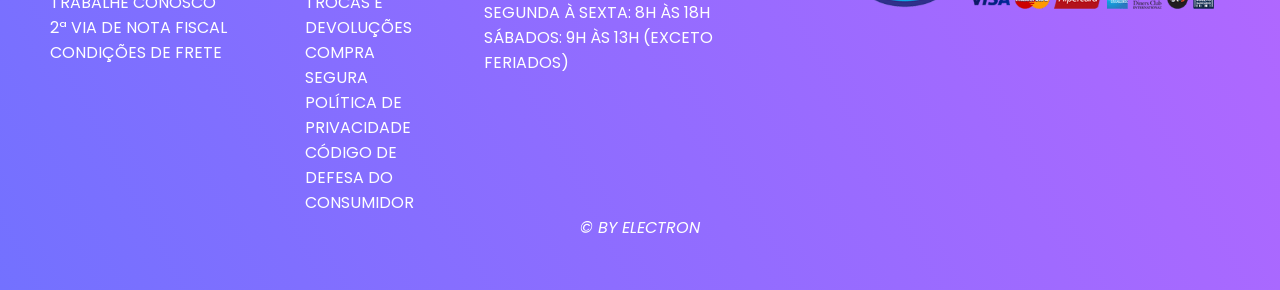
<file: produto.html>
<!DOCTYPE html>
<html lang="pt">
<head>
  <meta charset="UTF-8">
  <meta name="viewport" content="width=device-width, initial-scale=1.0">
  <link rel="stylesheet" href="css/global.css">
  <link rel="stylesheet" href="css/produto.css">
  <title>Produto</title>
</head>
<body>
  <div class="container">
    <header>

      <div class="cabecalho_box">
        <img class='logo' src="imagens/logo.png" alt="Logo Electron">
        <div class="search_box">
          <input type="search" id="search" name="search" placeholder="Oque você esta procurando?">
          <div class="carrinho" href='index.html'>
            <img class='sacola'src="imagens/car.png" alt="icone de sacola">
          </div>
        </div>
      </div>

      <nav class="menu_box">
        <ul class="categorias">
          <a class="menu_option" href="index.html">DESTAQUES</a>
          <a class="menu_option" href="mobile.html">COMPUTADORES</li>
          <a class="menu_option_active" href="mobile.html">SMARTPHONES</a>
          <a class="menu_option" href="mobile.html">TABLETS</a>
          <a class="menu_option" href="mobile.html">JOGOS</a>
          <a class="menu_option" href="mobile.html">PERIFERICOS</a>
        </ul>
      </nav>

    </header>

    <!--AREÀ DO CONTEUDO QUE VOCÊ IRA FAZER------------------------------->
    <main>
        
      <div class="produto_page">
        <h5 class="texto_navegação">SMARTPHONES > XIAOMI MI 9</h5>
        <div class="view_page">
          <div class="view_container"> 
            <div class="view_small_container">  
              <img class='view_small' src="imagens/xiaomi_mi_a3_mi_a3_lite_smartphone_android_one.jpg" alt="Produto em exebição">
              <img class='view_small' src="imagens/xiaomi_mi_a3_mi_a3_lite_smartphone_android_one.jpg" alt="Produto em exebição">
              <img class='view_small' src="imagens/xiaomi_mi_a3_mi_a3_lite_smartphone_android_one.jpg" alt="Produto em exebição">
              <img class='view_small' src="imagens/xiaomi_mi_a3_mi_a3_lite_smartphone_android_one.jpg" alt="Produto em exebição">
            </div>
            <div class="view_grand_container">
              <img class='view_grand' src="imagens/xiaomi_mi_a3_mi_a3_lite_smartphone_android_one.jpg" alt="Produto em exebição">
            </div>
          </div>

          <div class="spec_container">
            <h1 class="spec_titulo">SMARTPHONE XIAOMI MI 9</h1>  

              <button class="spec_button">
                <img class='spec_icone' src="imagens/heart.png" alt="lista de desejos">
                ADICIONAR A LISTA DE DESEJOS
              </button>

              <button class="spec_button">
                <img class='spec_icone' src="imagens/star.png" alt="lista de desejos">
                AVALIAR
              </button>

              <button class="spec_button">
                <img class='spec_icone' src="imagens/credit-card.png" alt="lista de desejos">
                VER ESPECIFICAÇÕES
              </button>

              <h1 class="produto_valor">R$ 0.000,00</h1>
              <p class="spec_parcelamento">10X DE R$ 00,00 SEM JUROS <br> OU R$ 0.000,00 NO BOLETO</p>
              <label for="ProdutoQtd">QUANTIDADE:</label><br>
              <input type="number" name="ProdutoQtd" id="ProdutoQtd"><br>
              
              <button type="submit" id="comprar">
                <img class='spec_icone_sacola' href='#' src="imagens/car.png" alt="Comprar">
                ADICIONAR NA SACOLA
              </button>
          </div>

          <div class="desc_container">
            <p>
                <h2>Processador Qualcomm® Snapdragon™ 855</h2>
              <br><strong>Nome da CPU:</strong> Snapdragon™ 855, Processador topo de linha do ano da Qualcomm
              <br><strong>Arquitetura da CPU:</strong> Nova arquitetura Kryo 485 com processo de 7nm
              <br><strong>Frequência da CPU:</strong> Processador Octa-core, até 2.84 GHz
              <br><strong>Primeiro design trifecta da Qualcomm:</strong> 1 núcleo super grande de 2.84GHz + 3 núcleos grandes de 2.42GHz e 1 núcleo pequeno de 1.80GHz
              <br><strong>Melhoria no desempenho da CPU:</strong> 45% de melhoria
              <br><strong>Melhoria de eficácia:</strong> 40%
              <br><strong>Nome da GPU:</strong> Adreno™ 640
              <br><strong>Melhoria no desempenho da GPU:</strong> 20%
              <br><strong>Melhoria de eficácia:</strong> 25%+
            </p>
          </div>

        </div>
      </div>

      <div class="recomendacoes">

        <div class="topico_box">        
          <div class="topico_titulo">
            <div class="topico_quadrado"></div>
            <h1 class="topico">OUTRAS</h1>
          </div>
            <h3 class="subtopico">RECOMENDAÇõES</h3>
        </div>

        
        <div class='produtos_container'>

          <a class='vitrine_box_full' href="produto.html">
            <div class="vitrine_box_promo">
              <div class="vitrine_image"></div>
              <div class="vitrine">
                <h3>XIOMI MI 9</h3>
                <p class="vitrine_descrição">ULTRA CLEAR <br>48MP</p>
                <h2>R$ 0.000,00</h2>
              </div>
            </div>
            <div class='promo_selo_promo'>
              <p>20%<br>OFF</p>
            </div>
          </a>
          
          <a class='vitrine_box_full' href="produto.html">
            <div class="vitrine_box_frete">
              <div class="vitrine_image"></div>
              <div class="vitrine">
                <h3>XIOMI MI 9</h3>
                <p class="vitrine_descrição">ULTRA CLEAR <br>48MP</p>
                <h2>R$ 0.000,00</h2>
              </div>
            </div>
            <div class='promo_selo_frete'>
              <p>FRETE<br>FREE</p>
            </div>
          </a>
         
          <a href="produto.html">
            <div class="vitrine_box">
              <div class="vitrine_image"></div>
              <div class="vitrine">
                <h3 class="vitrine_titulo">XIOMI MI 9</h3>
                <p class="vitrine_descrição">ULTRA CLEAR <br>48MP</p>
                <h2 class="vitrine_preço">R$ 0.000,00</h2>
              </div>
            </div>
          </a>
          
          <a href="produto.html">
            <div class="vitrine_box">
              <div class="vitrine_image"></div>
              <div class="vitrine">
                <h3 class="vitrine_titulo">XIOMI MI 9</h3>
                <p class="vitrine_descrição">ULTRA CLEAR <br>48MP</p>
                <h2 class="vitrine_preço">R$ 0.000,00</h2>
              </div>
            </div>
          </a>

          <a href="produto.html">
            <div class="vitrine_box">
              <div class="vitrine_image"></div>
              <div class="vitrine">
                <h3 class="vitrine_titulo">XIOMI MI 9</h3>
                <p class="vitrine_descrição">ULTRA CLEAR <br>48MP</p>
                <h2 class="vitrine_preço">R$ 0.000,00</h2>
              </div>
            </div>
          </a>

          <a href="produto.html">
            <div class="vitrine_box">
              <div class="vitrine_image"></div>
              <div class="vitrine">
                <h3 class="vitrine_titulo">XIOMI MI 9</h3>
                <p class="vitrine_descrição">ULTRA CLEAR <br>48MP</p>
                <h2 class="vitrine_preço">R$ 0.000,00</h2>
              </div>
            </div>
          </a>

          
          <a href="produto.html">
            <div class="vitrine_box">
              <div class="vitrine_image"></div>
              <div class="vitrine">
                <h3 class="vitrine_titulo">XIOMI MI 9</h3>
                <p class="vitrine_descrição">ULTRA CLEAR <br>48MP</p>
                <h2 class="vitrine_preço">R$ 0.000,00</h2>
              </div>
            </div>
          </a>
         
          <a href="produto.html">
            <div class="vitrine_box">
              <div class="vitrine_image"></div>
              <div class="vitrine">
                <h3 class="vitrine_titulo">XIOMI MI 9</h3>
                <p class="vitrine_descrição">ULTRA CLEAR <br>48MP</p>
                <h2 class="vitrine_preço">R$ 0.000,00</h2>
              </div>
            </div>
          </a>
          
          <a href="produto.html">
            <div class="vitrine_box">
              <div class="vitrine_image"></div>
              <div class="vitrine">
                <h3 class="vitrine_titulo">XIOMI MI 9</h3>
                <p class="vitrine_descrição">ULTRA CLEAR <br>48MP</p>
                <h2 class="vitrine_preço">R$ 0.000,00</h2>
              </div>
            </div>
          </a>
          
          <a href="produto.html">
            <div class="vitrine_box">
              <div class="vitrine_image"></div>
              <div class="vitrine">
                <h3 class="vitrine_titulo">XIOMI MI 9</h3>
                <p class="vitrine_descrição">ULTRA CLEAR <br>48MP</p>
                <h2 class="vitrine_preço">R$ 0.000,00</h2>
              </div>
            </div>
          </a>

          <a href="produto.html">
            <div class="vitrine_box">
              <div class="vitrine_image"></div>
              <div class="vitrine">
                <h3 class="vitrine_titulo">XIOMI MI 9</h3>
                <p class="vitrine_descrição">ULTRA CLEAR <br>48MP</p>
                <h2 class="vitrine_preço">R$ 0.000,00</h2>
              </div>
            </div>
          </a>

          <a href="produto.html">
            <div class="vitrine_box">
              <div class="vitrine_image"></div>
              <div class="vitrine">
                <h3 class="vitrine_titulo">XIOMI MI 9</h3>
                <p class="vitrine_descrição">ULTRA CLEAR <br>48MP</p>
                <h2 class="vitrine_preço">R$ 0.000,00</h2>
              </div>
            </div>
          </a>
          
          <a href="produto.html">
            <div class="vitrine_box">
              <div class="vitrine_image"></div>
              <div class="vitrine">
                <h3 class="vitrine_titulo">XIOMI MI 9</h3>
                <p class="vitrine_descrição">ULTRA CLEAR <br>48MP</p>
                <h2 class="vitrine_preço">R$ 0.000,00</h2>
              </div>
            </div>
          </a>
               
          <a href="produto.html">
            <div class="vitrine_box">
              <div class="vitrine_image"></div>
              <div class="vitrine">
                <h3 class="vitrine_titulo">XIOMI MI 9</h3>
                <p class="vitrine_descrição">ULTRA CLEAR <br>48MP</p>
                <h2 class="vitrine_preço">R$ 0.000,00</h2>
              </div>
            </div>
          </a>
                                       
        </div>

      </div>

    </main>
    <!-------------------------------------------------------------------->
     
    <footer class="rodape_box">
      <div  class="rodape">
        <div class="box_info">
          <h2>INSTITUCIONAL</h2>
          <a href="sobre.html">SOBRE A ELECTRON</a><br>
          <a>NOSSAS LOJAS</a><br>
          <a>TRABALHE CONOSCO</a><br>
          <a>2ª VIA DE NOTA FISCAL</a><br>
          <a>CONDIÇÕES DE FRETE</a>
        </div>

        <div class="box_infor">
          <h2>AJUDA</h2>
          <a href="contato.html">SAC ELECTRON</a><br>
          <a>TROCAS E DEVOLUÇÕES</a><br>
          <a>COMPRA SEGURA</a><br>
          <a>POLÍTICA DE PRIVACIDADE</a><br>
          <a>CÓDIGO DE DEFESA DO CONSUMIDOR</a>
        </div>

        <div class="box_infor">
          <h2>CENTRAL DE ATENDIMENTO</h2>
          <p>FALECONOSCO@ELECTRON.COM.BR</p>
          <p>SEGUNDA À SEXTA: 8H ÀS 18H</p>
          <p>SÁBADOS: 9H ÀS 13H (EXCETO FERIADOS)</p>
        </div>

        <div class="box_infor">
          <h2>FORMAS DE PAGAMENTO</h2>
          <img class='mercado_pago' src="imagens/mercado-pago-logo.png" alt="Formas de pagamento">
        </div>

        <div class="box_infor">
          <h2>REDES SOCIAIS</h2>
          <div class="redes">
            <img class="social_icones" src="imagens/facebook.png" alt="facebook">
            <img class="social_icones" src="imagens/twitter.png" alt="twitter">
            <img class="social_icones" src="imagens/instagram.png" alt="instagram">

          </div>
        </div>
      </div>
      <p class="copy">© BY ELECTRON</p>
    </footer>
  </div>
</body>
</html>
</file>
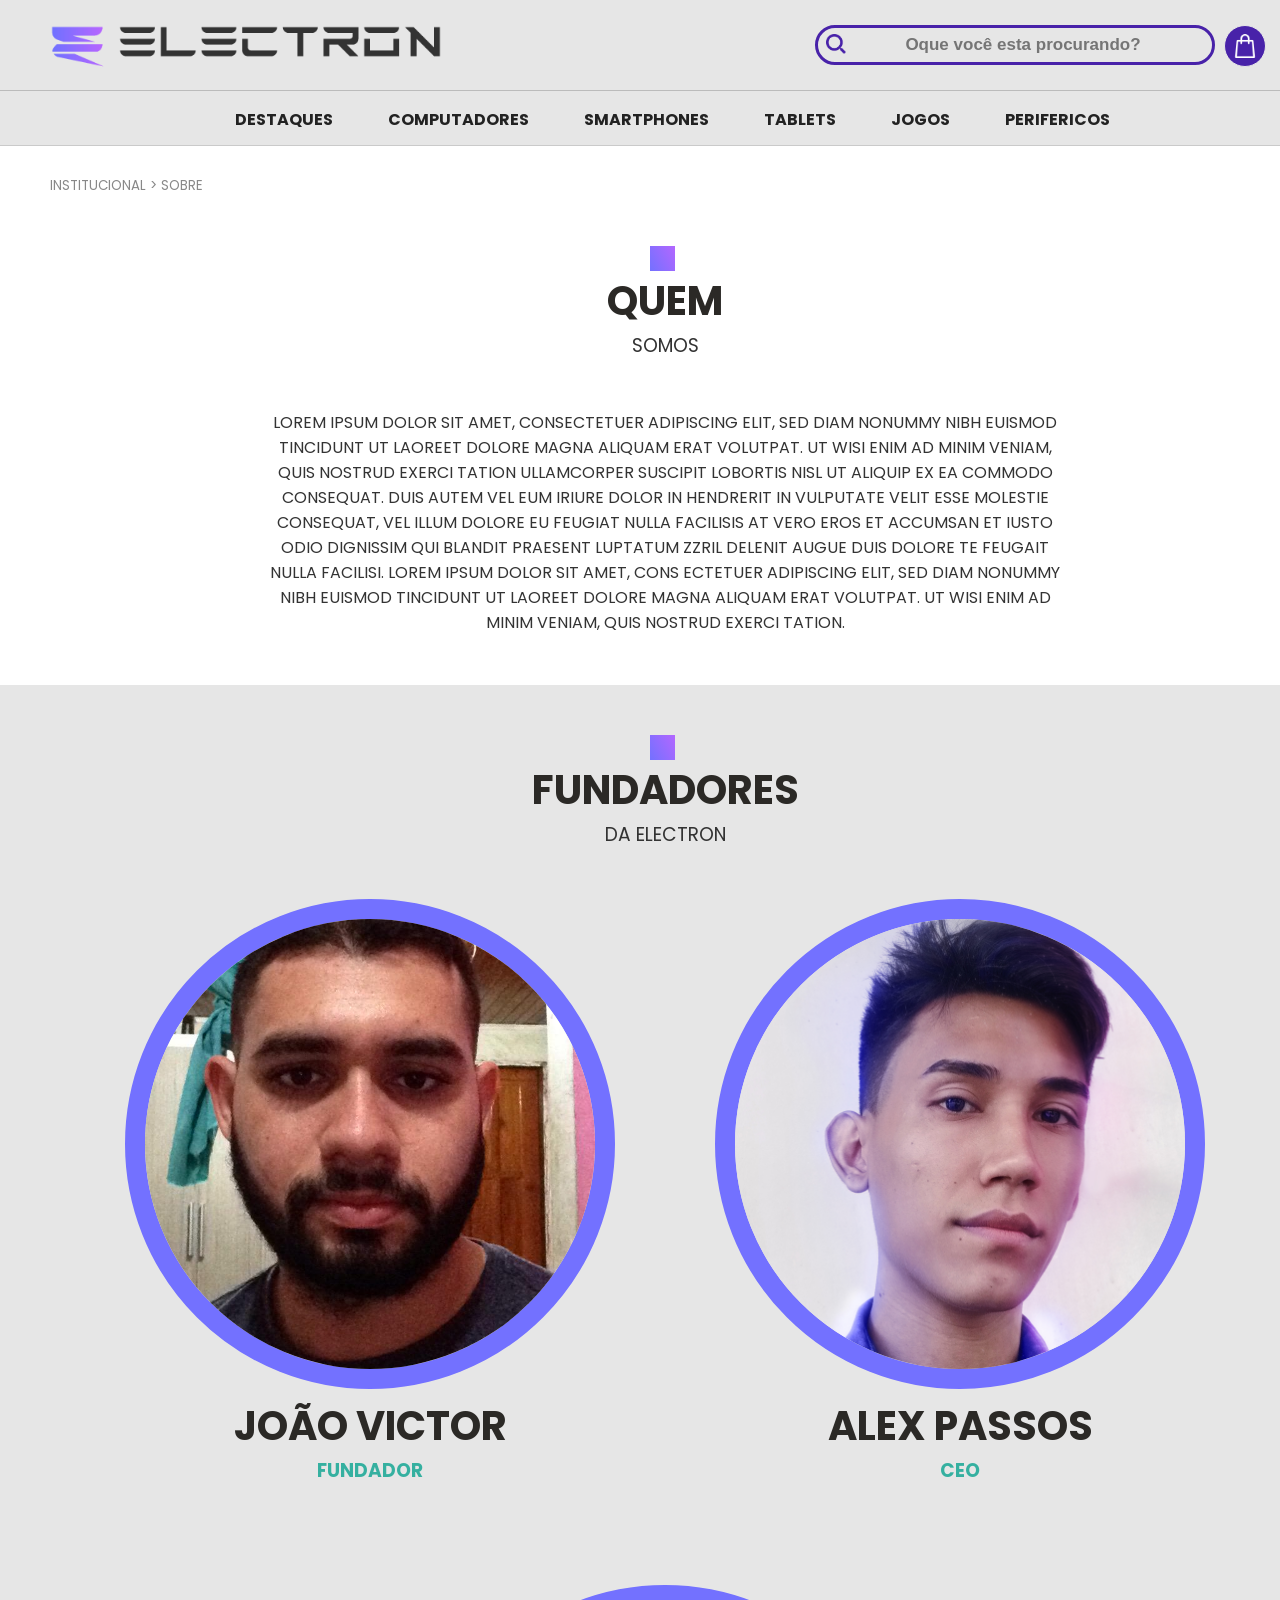
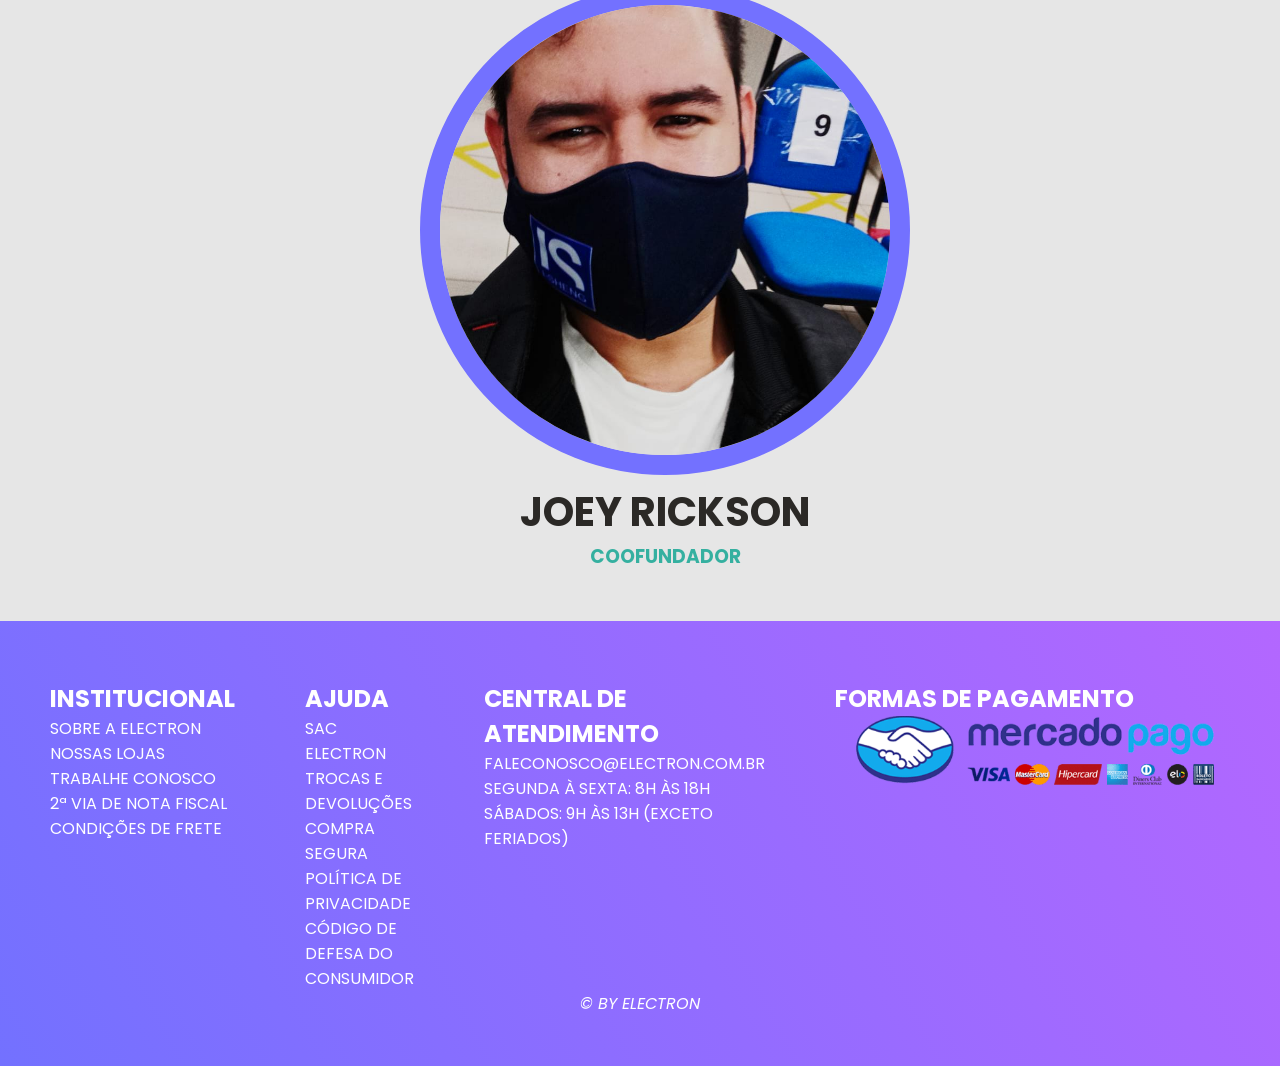
<file: sobre.html>
<!DOCTYPE html>
<html lang="pt">
<head>
  <meta charset="UTF-8">
  <meta name="viewport" content="width=device-width, initial-scale=1.0">
  <link rel="stylesheet" href="css/global.css">
  <link rel="stylesheet" href="css/sobre.css">
  <title>Sobre nós</title>
</head>
<body>
  <div class="container">
    <header>

      <div class="cabecalho_box">
        <img class='logo' src="imagens/logo.png" alt="Logo Electron">
        <div class="search_box">
          <input type="search" id="search" name="search" placeholder="Oque você esta procurando?">
          <div class="carrinho" href='index.html'>
            <img class='sacola'src="imagens/car.png" alt="icone de sacola">
          </div>
        </div>
      </div>

      <nav class="menu_box">
        <ul class="categorias">
          <a class="menu_option" href="index.html">DESTAQUES</a>
          <a class="menu_option" href="mobile.html">COMPUTADORES</li>
          <a class="menu_option" href="mobile.html">SMARTPHONES</a>
          <a class="menu_option" href="mobile.html">TABLETS</a>
          <a class="menu_option" href="mobile.html">JOGOS</a>
          <a class="menu_option" href="mobile.html">PERIFERICOS</a>
        </ul>
      </nav>

    </header>

    <!--AREÀ DO CONTEUDO QUE VOCÊ IRA FAZER------------------------------->
    <main>
      <div class="produto_page">
        <h5 class="texto_navegação">INSTITUCIONAL > SOBRE</h5>
        <div class="sobre_container">

          <div>
            <div class="topico_box">     
              <div class="topico_titulo">
                <div class="topico_quadrado"></div>
                <h1 class="topico">QUEM</h1>
              </div>
                <h3 class="subtopico">SOMOS</h3>
            </div>

            <p class="quem_somos">
              LOREM IPSUM DOLOR SIT AMET, CONSECTETUER ADIPISCING ELIT, SED DIAM
              NONUMMY NIBH EUISMOD TINCIDUNT UT LAOREET DOLORE MAGNA ALIQUAM
              ERAT VOLUTPAT. UT WISI ENIM AD MINIM VENIAM, QUIS NOSTRUD EXERCI TATION
              ULLAMCORPER SUSCIPIT LOBORTIS NISL UT ALIQUIP EX EA COMMODO CONSEQUAT. DUIS AUTEM VEL EUM IRIURE DOLOR IN HENDRERIT IN VULPUTATE VELIT
              ESSE MOLESTIE CONSEQUAT, VEL ILLUM DOLORE EU FEUGIAT NULLA FACILISIS AT
              VERO EROS ET ACCUMSAN ET IUSTO ODIO DIGNISSIM QUI BLANDIT PRAESENT
              LUPTATUM ZZRIL DELENIT AUGUE DUIS DOLORE TE FEUGAIT NULLA FACILISI.
              LOREM IPSUM DOLOR SIT AMET, CONS ECTETUER ADIPISCING ELIT, SED DIAM
              NONUMMY NIBH EUISMOD TINCIDUNT UT LAOREET DOLORE MAGNA ALIQUAM
              ERAT VOLUTPAT. UT WISI ENIM AD MINIM VENIAM, QUIS NOSTRUD EXERCI TATION.
            </p>  
          </div> 
        </div>
      </div>

      <div class="fundadores_container">

        <div class="topico_box">     
          <div class="topico_titulo">
            <div class="topico_quadrado"></div>
            <h1 class="topico">FUNDADORES</h1>
          </div>
            <h3 class="subtopico">DA ELECTRON</h3>
        </div>
        
        <div class="fundadores">
          <div class="fundadores_box">
            <img class='fundador_foto' src="imagens/joao.jpeg" alt="Logo Electron">
            <h1>JOÃO VICTOR</h1>
            <h3 class="cargo">FUNDADOR</h3>
          </div>

          <div class="fundadores_box">
            <img class='fundador_foto' src="imagens/alex.jpeg" alt="Logo Electron">
            <h1>ALEX PASSOS</h1>
            <h3 class="cargo">CEO</h3>
          </div>

          <div class="fundadores_box">
            <img class='fundador_foto' src="imagens/joey.jpeg" alt="Logo Electron">
            <h1>JOEY RICKSON</h1>
            <h3 class="cargo">COOFUNDADOR</h3>
          </div>
        </div>

      </div>

    </main>
    <!-------------------------------------------------------------------->
    
     
    <footer class="rodape_box">
      <div  class="rodape">
        <div class="box_info">
          <h2>INSTITUCIONAL</h2>
          <a href="sobre.html">SOBRE A ELECTRON</a><br>
          <a>NOSSAS LOJAS</a><br>
          <a>TRABALHE CONOSCO</a><br>
          <a>2ª VIA DE NOTA FISCAL</a><br>
          <a>CONDIÇÕES DE FRETE</a>
        </div>

        <div class="box_infor">
          <h2>AJUDA</h2>
          <a href="contato.html">SAC ELECTRON</a><br>
          <a>TROCAS E DEVOLUÇÕES</a><br>
          <a>COMPRA SEGURA</a><br>
          <a>POLÍTICA DE PRIVACIDADE</a><br>
          <a>CÓDIGO DE DEFESA DO CONSUMIDOR</a>
        </div>

        <div class="box_infor">
          <h2>CENTRAL DE ATENDIMENTO</h2>
          <p>FALECONOSCO@ELECTRON.COM.BR</p>
          <p>SEGUNDA À SEXTA: 8H ÀS 18H</p>
          <p>SÁBADOS: 9H ÀS 13H (EXCETO FERIADOS)</p>
        </div>

        <div class="box_infor">
          <h2>FORMAS DE PAGAMENTO</h2>
          <img class='mercado_pago' src="imagens/mercado-pago-logo.png" alt="Formas de pagamento">
        </div>

        <div class="box_infor">
          <h2>REDES SOCIAIS</h2>
          <div class="redes">
            <img class="social_icones" src="imagens/facebook.png" alt="facebook">
            <img class="social_icones" src="imagens/twitter.png" alt="twitter">
            <img class="social_icones" src="imagens/instagram.png" alt="instagram">

          </div>
        </div>
      </div>
      <p class="copy">© BY ELECTRON</p>
    </footer>
  </div>
</body>
</html>
</file>
<file: css/global.css>
/*
FONTE SERA USADA NAS PAGINAS (IMPORTAÇÃO)

Para adicionar em um texto basta por no elemento:
font-family: 'Poppins', sans-serif; 
*/
@import url('https://fonts.googleapis.com/css2?family=Poppins:ital,wght@0,200;0,400;0,700;0,800;1,200;1,400;1,700;1,800&display=swap');
/*=========================================================================================================================*/

/*CONFIGURAÇÕES GLOBAIS===================================*/
body{
 background-color: #e6e6e6;
  font-family: 'Poppins', sans-serif; 
  box-sizing: border-box;
  margin: 0;
  padding:0;
  color: #333333;
}

h1, h2, h3, h4, h5, h6, p{
  margin: 0;
}

h1{
  font-size: 40px;
  color: #2b2926;
}

a{
  color: #fff;
  text-decoration: none;
}
a:hover{
  color: #222;
  text-decoration: none;
}

.produto_page{
  border-top: 1px solid rgb(202, 202, 202);
  background-color: #ffffff;
  padding: 30px 0 50px 50px;
}

.texto_navegação{
  color: #888;
  font-weight: normal;
  margin: 0 0 30px 0;
}

.texto_navegação{
  color: #888;
  font-weight: normal;
  margin: 0 0 30px 0;
}

.topico_box{
  margin-bottom: 50px;
}

.topico_titulo{
  display: flex;
  align-items: center;
  padding: 0;
}

.topico_quadrado{
  align-items: inherit;
  background: linear-gradient(62deg, #7371ff 0%, #b367ff 100%);
  width: 25px;
  height: 25px;
  margin: 0 10px 0 5px;
}

.recomendacoes{
  padding: 50px;
}

.topico{
  margin: 0;
}

.subtopico{
  margin: 0 0 0 41px;
  font-weight: normal;  
}

.produtos_container{
  display: flex;
  justify-content: center;
  flex-flow: wrap;
  gap: 30px;
  text-align: center;
}

.vitrine_box{
  background: #fff;
  width: 200px;
  border-radius: 5px;
  box-shadow: 2px 2px 4px rgba(0, 0, 0, .1);
}

.vitrine_box_full{
  display: flex;
}

.vitrine_box_full:hover{
  -moz-transform: scale(1.1);
	-webkit-transform: scale(1.1);
  transform: scale(1.06);
  box-shadow: 3px 3px 6px rgba(0, 0, 0, .05);
  transition: .2s;
}

.vitrine_box:hover{
  -moz-transform: scale(1.1);
	-webkit-transform: scale(1.1);
	transform: scale(1.06);
  background: #fff;
  box-shadow: 3px 3px 6px rgba(0, 0, 0, .05);
  transition: .2s;
}

.vitrine_box_promo{
  background: #fff;
  width: 200px;
  border-radius: 8px;
  box-shadow: 2px 2px 4px rgba(0, 0, 0, .1);
  border: 2px solid #f0423d;
  color: #f0423d;
}

.vitrine_box_frete{
  background: #fff;
  width: 200px;
  border-radius: 8px;
  box-shadow: 2px 2px 4px rgba(0, 0, 0, .1);
  border: 2px solid #35b0a0;
  color: #35b0a0;
}

.promo_selo_promo{
  font-size: 12px;
  font-weight: bold;
  text-align: center;
  color: #fff;
  display: flex;
  justify-content: center;
  align-items: center;
  line-height: 12px;
  width: 60px;
  height: 60px;
  background-image: url('../imagens/promo1.png');
  background-position: center;
  background-size: 100%;
  z-index: 10;
  position: absolute;
  margin: -20px 0 0 160px;
}

.promo_selo_frete{
  font-size: 12px;
  font-weight: bold;
  text-align: center;
  color: #fff;
  display: flex;
  justify-content: center;
  align-items: center;
  line-height: 12px;
  width: 60px;
  height: 60px;
  background-image: url('../imagens/promo2.png');
  background-position: center;
  background-size: 100%;
  z-index: 10;
  position: absolute;
  margin: -20px 0 0 160px;
}


.promo_selo img{
  width: 100%;
}

.vitrine_image{
  background-image: url('../imagens/xiaomi_mi_a3_mi_a3_lite_smartphone_android_one.jpg');
  background-position: center;
  background-size: 405px;
  width: 200px;
  height: 200px;
  border-radius: 5px 5px 0 0;
}

.vitrine{
  text-align: center;
  border-radius: 0 0 5px 5px;
  padding: 25px 0 25px 0;
}

.vitrine_descrição{
  font-size: 13px;
  margin: 5px 0 15px 0;
  color: #000;
}

.vitrine_titulo{
  color: #35b0a0;
}

.vitrine_preço{
  color: #4822a9;
}

/*============================================*/

/*CABEÇALHO===================================*/
.cabecalho_box{
  display: flex;
  justify-content: space-between;
  flex-flow: wrap;
  padding: 25px 50px 20px 50px;
}

.logo{
  height: 45px;
}

.search_box{
  display: flex;
}

#search{
  background: url('../imagens/lupa.png') no-repeat 8px 6px;
  background-size: 20px;
  text-align: center;
  outline: none;
  width: 400px;
  height: 40px;
  border: 3px solid #4822a9;
  border-radius: 100px;
  color: #555;
  font-weight: bolder;
  font-size: 17px;
  padding: 10px 8px 10px 40px;
  margin-right: 15px;
}

.carrinho{
  display: flex;
  justify-content: center;
  align-items: center;
  background-color: #4822a9;
  border-radius: 100px;
  width: 40px;
  height: 40px;
  margin-left: 10px;
  position: fixed;
  right: 14px;
  top: 25px;
  border: 1px solid #e6e6e6;
  z-index: 1000;
}

img.sacola{
  width: 60%;
  height: 60%;
}
/*============================================*/

/*CATEGORIAS / MENU==================================*/
.menu_box{
  display: flex;
  justify-content: center;
  height: 54px;
  border-top: 1px solid rgb(187, 187, 187);
}

.categorias{
  display: flex;
  list-style: none;
}

.menu_option_active{
  color: #4822a2;
  padding:  0 15px 35px 15px;
  margin-left: 25px;
  font-weight: bolder;
  text-decoration: none;
  border-bottom: 7px solid #35b0a0;
  z-index: 10;
}

.menu_option_active:hover{
  color: #7171ff;
  padding:  0 15px 35px 15px;
  margin-left: 25px;
  font-weight: bolder;
  text-decoration: none;
  border-bottom: 7px solid #35b0a0;
}

.menu_option{
  color: #222;
  padding:  0 15px 35px 15px;
  margin-left: 25px;
  font-weight: bolder;
  text-decoration: none;
  z-index: 10;
}

.menu_option:hover{
  color: #4822a2;
  border-bottom: 7px solid #35b0a0;
}
/*============================================*/


/*RODAPÉ======================================*/
.rodape_box{
  background-color: #7371ff;
  background: linear-gradient(62deg, #7371ff 0%, #b367ff 100%);
  padding: 60px 50px 50px 50px;
  color: #fff;
}

.rodape{
  display: flex;
  justify-content: space-between;
}

.box_infor{
  margin-left: 70px;
}

img.mercado_pago{
  width: 400px;
}

.social_icones{
  width: 50px;
  padding-left: 5px;
}

.copy{
  text-align: center;
  font-style: italic;
}
/*============================================*/

@media (max-width: 520px) {
 
  .search_box{
    margin-top: 20px;
  }

  .carrinho{
    right: 14px;
    top: 595px;
  }

  .menu_box{
    height: auto;
  }

  .categorias{
    display: flex;
    flex-flow: wrap;
    gap: 10px;
    justify-content: center;
  }

  .menu_option{
    display: flex;
    align-items: center;
    margin: 0;
    height: 10px;
    padding: 15px;
    background-color: #fff;
    border-radius: 100px;
  }

  .menu_option:hover{
    color: #4822a2;
    border: 2px solid #4822a2;
  }

  .menu_option_active{
    display: flex;
    align-items: center;
    height: 10px;
    padding: 15px;
    background-color: #fff;
    border-radius: 100px;
    border: 2px solid #4822a2;
  }

  .menu_option_active:hover{
    display: flex;
    align-items: center;
    height: 10px;
    padding: 15px;
    background-color: #fff;
    border-radius: 100px;
    color: #4822a2;
    border: 2px solid #4822a2;
  }
  
}
</file>
<file: css/destaques.css>
/*
FONTE SERA USADA NAS PAGINAS (IMPORTAÇÃO)

Para adicionar em um texto basta por no elemento:
font-family: 'Poppins', sans-serif; 
*/
@import url('https://fonts.googleapis.com/css2?family=Poppins:ital,wght@0,200;0,400;0,700;0,800;1,200;1,400;1,700;1,800&display=swap');
/*=========================================================================================================================*/

.pag_principal{
  padding: 50px;
}


.banner_slide{
  width: 100%;
  max-width: 100%;
  height: 25vw;
  max-height:500px;

  position: relative;
}

.banner_slide img{
  opacity: 0;
  position: absolute;
  width: 100%;
  height: 100%;
  object-fit: cover;
  transition: opacity 800ms;
}

img.banner_selected{
  opacity: 1;
}

.pag_principal{
  padding: 50px;
}
</file>
<file: css/contato.css>
/*
FONTE SERA USADA NAS PAGINAS (IMPORTAÇÃO)

Para adicionar em um texto basta por no elemento:
font-family: 'Poppins', sans-serif; 
*/
@import url('https://fonts.googleapis.com/css2?family=Poppins:ital,wght@0,200;0,400;0,700;0,800;1,200;1,400;1,700;1,800&display=swap');
/*=========================================================================================================================*/

.duvidas_titulo{
  font-size: 30px;
}

.contato_container{
  display: flex;
  flex-flow: wrap;
  justify-content: left;
  gap: 60px;
}

.nome_data{
  display: flex;
  gap: 30px;
}

#nome{
  outline: none;
  width: 400px;
  height: 38px;
  padding-left: 20px;
  font-size: 18px;
  border: 3px solid #7371ff;
  border-radius: 7px;
}

#nascimento{
  outline: none;
  height: 40px;
  padding-left: 20px;
  font-size: 18px;
  border: 3px solid #7371ff;
  border-radius: 7px;
}

#tipoAssunto{
  outline: none;
  width: 661px;
  height: 45px;
  padding-left: 20px;
  font-size: 18px;
  border: 3px solid #7371ff;
  border-radius: 7px;
}

#assunto{
  outline: none;
  width: 615px;
  padding: 20px;
  font-size: 18px;
  border: 3px solid #7371ff;
  border-radius: 7px;
  font-weight: bolder;
}

.atendimento_box{
  max-width: 500px;
}

.perguntas{
  max-width: 1000px;
  margin: 0;
}

@media (max-width: 520px) {

  .nome_data{
    flex-flow: column;
  }

  #assunto, #nome{
    width: 350px;
  }

  #tipoAssunto{
    width: 395px;
  }

}
</file>
<file: css/mobile.css>
/*
FONTE SERA USADA NAS PAGINAS (IMPORTAÇÃO)

Para adicionar em um texto basta por no elemento:
font-family: 'Poppins', sans-serif; 
*/
@import url('https://fonts.googleapis.com/css2?family=Poppins:ital,wght@0,200;0,400;0,700;0,800;1,200;1,400;1,700;1,800&display=swap');
/*=========================================================================================================================*/

.vitrine_box_destaque{
  background: #fff;
  width: 320px;
  border-radius: 8px;
  box-shadow: 2px 2px 4px rgba(0, 0, 0, .1);
  border: 4px solid #4822a9;
  color: #4822a9;
  font-size: 30px;
}

.promo_selo_destaque{
  font-size: 20px;
  font-weight: bold;
  text-align: center;
  color: #fff;
  display: flex;
  justify-content: center;
  align-items: center;
  line-height: 19px;
  width: 100px;
  height: 100px;
  background-image: url('../imagens/promo3.png');
  background-position: center;
  background-size: 100%;
  z-index: 10;
  position: absolute;
  margin: -30px 0 0 245px;
}

.vitrine_image_destaque{
  background-image: url('../imagens/xiaomi_mi_a3_mi_a3_lite_smartphone_android_one.jpg');
  background-position: center;
  background-size: 650px;
  width: 100%;
  height: 310px;
  border-radius: 5px 5px 0 0;
}



@media (max-width: 1680px) {

  .produtos_container{
    display: flex;
    justify-content: left;
  }
  
  .vitrine_box_destaque{
    width: 300px;
  }

}
</file>
<file: css/produto.css>
/*
FONTE SERA USADA NAS PAGINAS (IMPORTAÇÃO)

Para adicionar em um texto basta por no elemento:
font-family: 'Poppins', sans-serif; 
*/
@import url('https://fonts.googleapis.com/css2?family=Poppins:ital,wght@0,200;0,400;0,700;0,800;1,200;1,400;1,700;1,800&display=swap');
/*=========================================================================================================================*/

h1, h2, h3, h4, h5, h6, p{
  margin: 0;
}


.view_page{
  display: flex;
  background-color: #ffffff;
}

.view_container{
  display: flex;
  gap: 30px;
}

.view_small_container{
  display: flex;
  flex-flow: column;
  gap: 20px;
}

.view_small{
  width: 110px;
  height: 110px;
  border-radius: 5px;
  object-fit: cover;
  grid-area: S;
}

.view_grand{
  width: 500px;
  height: 500px;
  border-radius: 5px;
  object-fit: cover;
  grid-area: S;
}

.spec_container{
  margin: 0 0 0 50px;
}

.spec_titulo{
  font-size: 40px;
}

.spec_icone{
  height: 50%;
  margin: 0 5px 0 5px;
}

.spec_button{
  background-color: #fff;
  height: 30px;
  border-radius: 5px;
  border: 1px solid rgb(73, 73, 73);
  outline: none;
  margin: 10px 10px 20px 0;
  
}

.spec_button:hover{
  background-color: #eee;
  border: 1px solid #333;
}

.produto_valor{
  font-size: 60px;
  color: #35b0a0;
  margin: 0 0 20px 0;
}

.spec_parcelamento{
  font-size: 14px;
  margin: 0 0 20px 0;
}

#ProdutoQtd{
  font-weight: bolder;
  font-size: 20px;
  text-align: center;
  width: 14%;
  height: 8%;
  border: 1px solid #35b0a0;
  border-radius: 5px;
  margin: 0 0 20px 0;
}

#comprar{
  background-color: #7371ff;
  background: linear-gradient(62deg, #7371ff 0%, #b367ff 100%);
  color: #fff;
  outline: none;
  border: .5px solid #4822a2;
  border-radius: 5px;
  height: 10%;
  font-weight: bolder;
  font-size: 20px;
}

#comprar:hover{
  background: linear-gradient(62deg, #b367ff 0%, #7371ff 100%);
}

.spec_icone_sacola{
  height: 50%;
  margin: 0 15px 0 0;
}

.recomendacoes{
  padding: 50px;
}

.desc_container{
  border-radius: 5px;
  margin-left: 20px;
  background: #e6e6e6;
  padding: 30px;
  max-width: 400px;
}

@media (max-width: 1680px) {
  .view_page{
    display: flex;
    flex-flow: wrap;
  }

  .desc_container{
    border-radius: 5px;
    margin: 30px 0 0 0;
    background: #e6e6e6;
    padding: 30px;
    max-width: 80%;
  }
  
}
</file>
<file: css/sobre.css>
/*
FONTE SERA USADA NAS PAGINAS (IMPORTAÇÃO)

Para adicionar em um texto basta por no elemento:
font-family: 'Poppins', sans-serif; 
*/
@import url('https://fonts.googleapis.com/css2?family=Poppins:ital,wght@0,200;0,400;0,700;0,800;1,200;1,400;1,700;1,800&display=swap');
/*=========================================================================================================================*/
.quem_somos{
  max-width: 800px;
  text-align: center;
}

.sobre_titulo{
  text-align: center;
}

.cargo{
  color: #35b0a0;
  font-weight: bold;
}

.sobre_container{
  display: flex;
  justify-content: center;
}

.sobre_logo{
  margin-right: 50px;
  width: 600px;
  object-fit: contain;
}

.fundadores_container{
  padding: 30px 0 50px 50px;
  justify-content: center;
}

.fundadores{
  display: flex;
  justify-content: center;
  flex-flow: wrap;
  gap: 100px;
}

.fundadores_box{
  text-align: center;
}

.fundador_foto{
  width: 450px;
  height: 450px;
  border-radius: 1000px;
  object-fit: cover;
  border: 20px solid #7371ff;
}

.topico_quadrado{
  margin-top: 20px;
}

.topico_titulo{
  display: flex;
  flex-flow: column;
  justify-content: center;
  margin: 0;
}

.subtopico{
  text-align: center;
  margin: 0;
}
</file>
